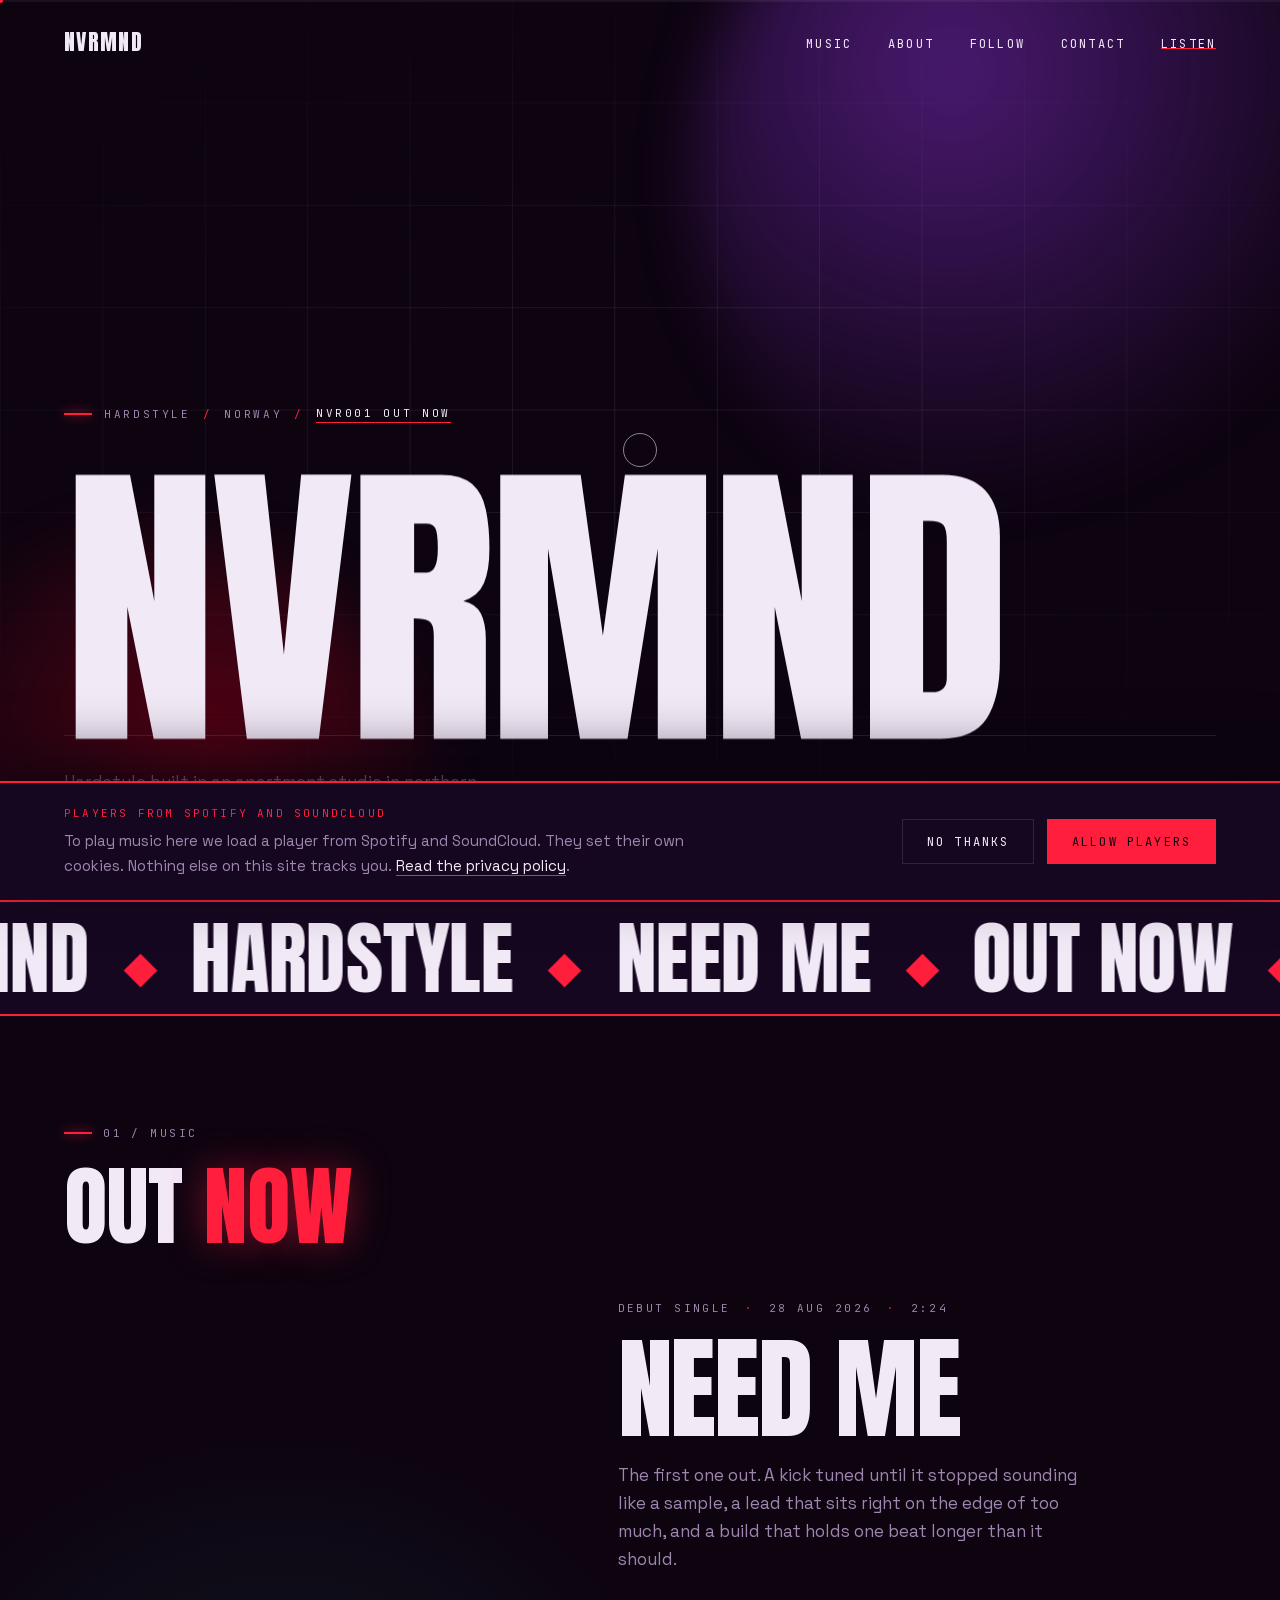
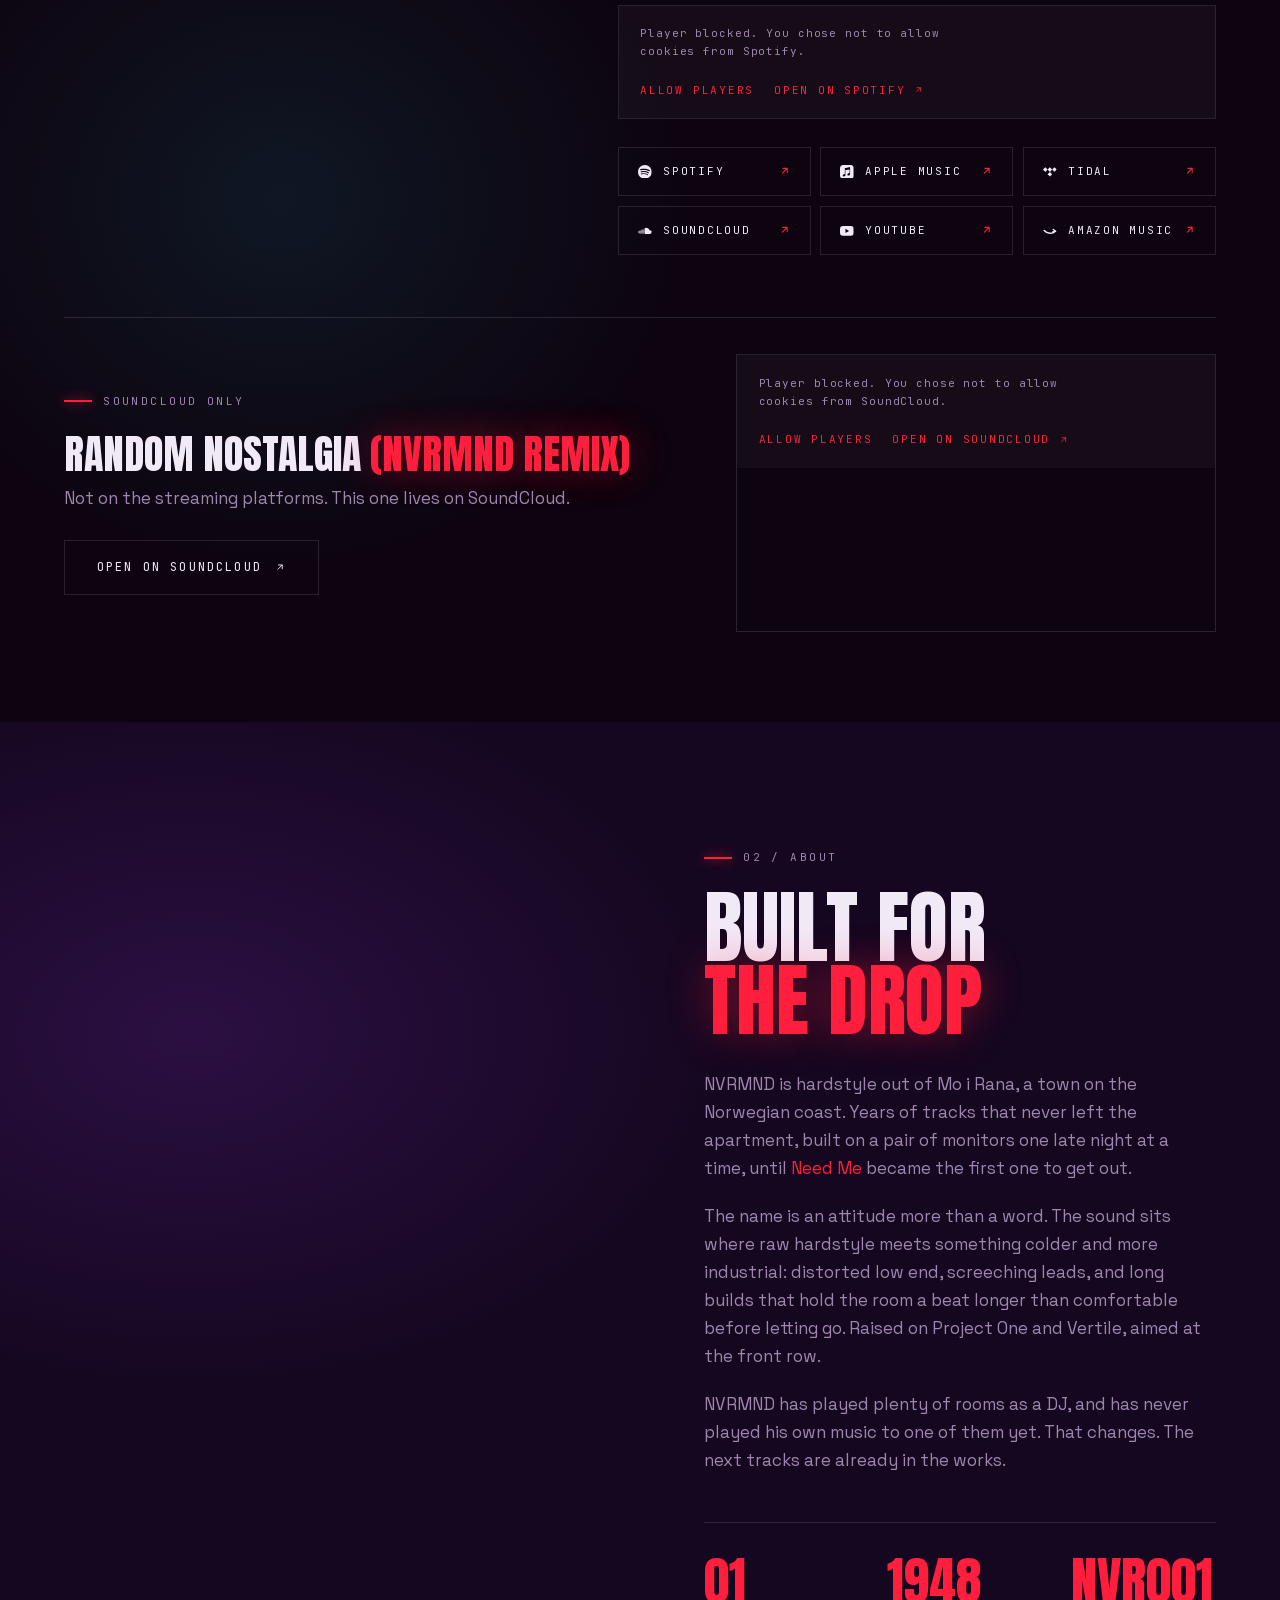
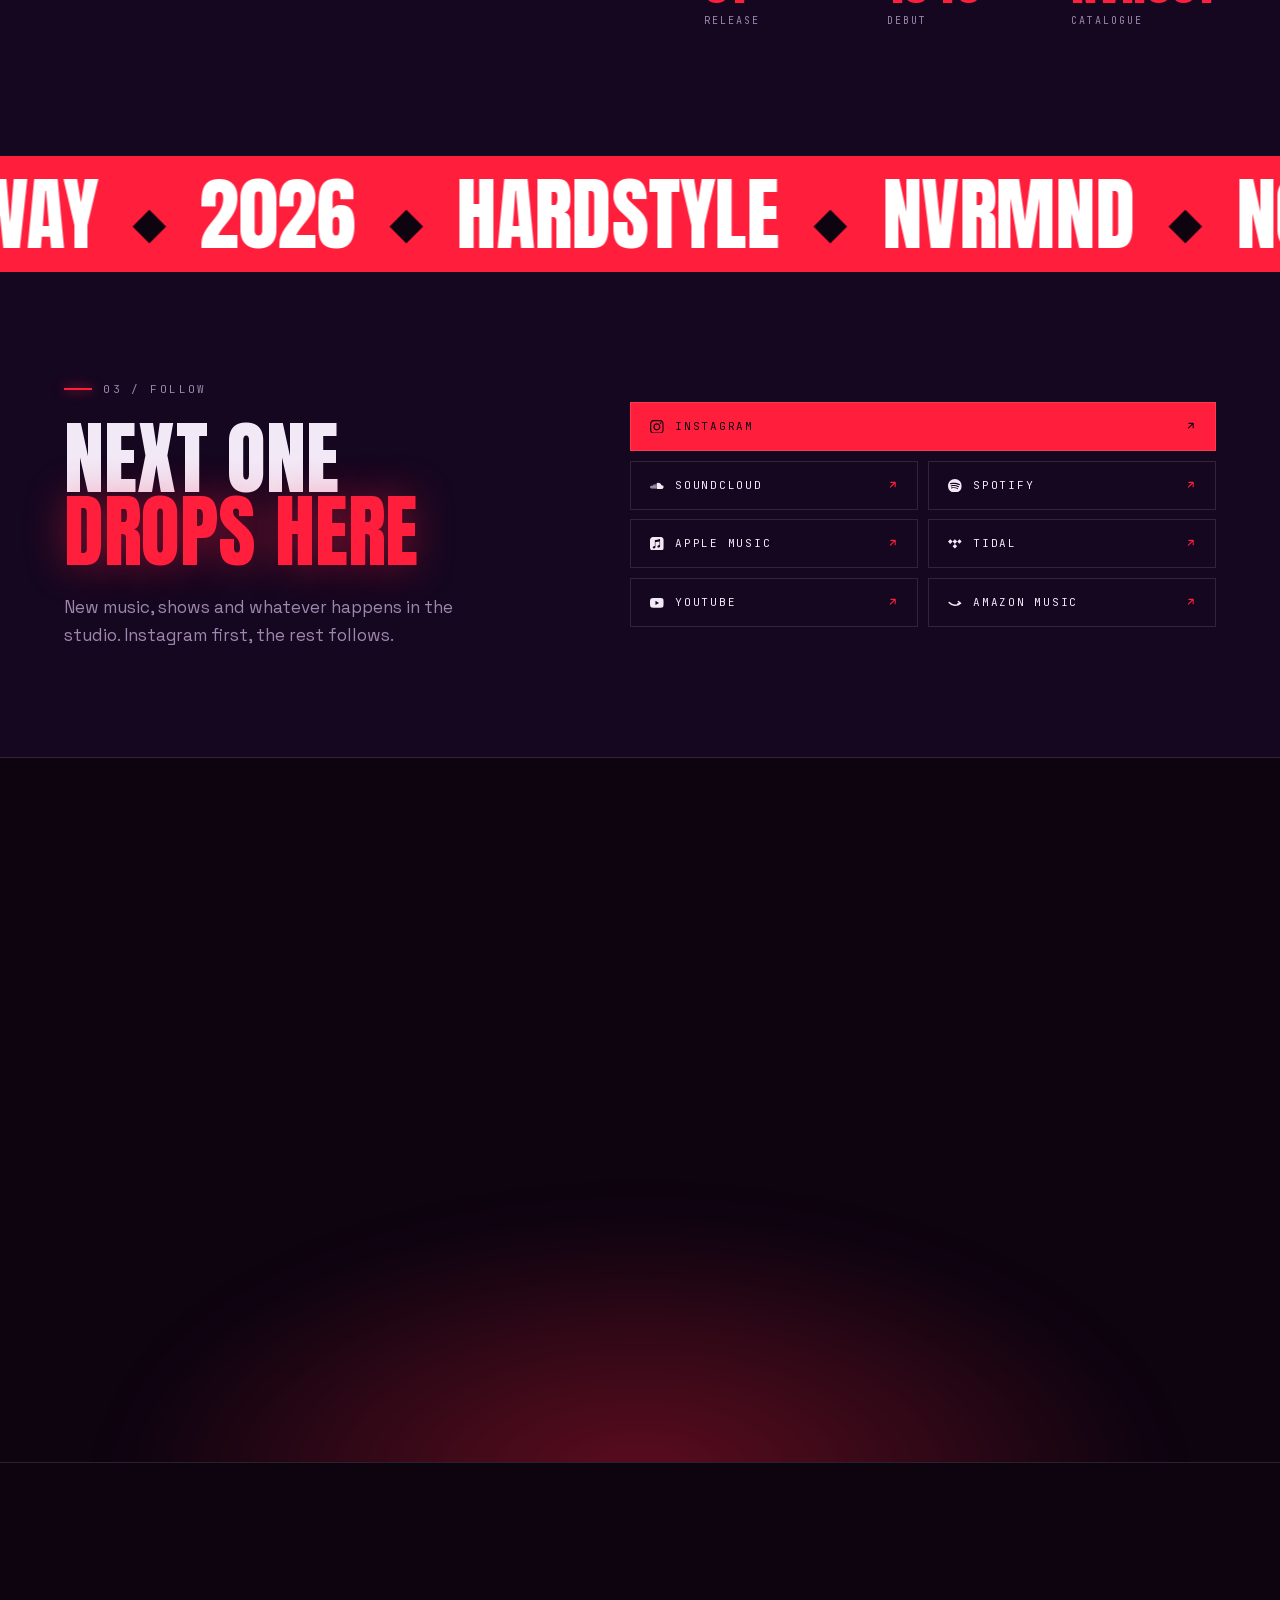
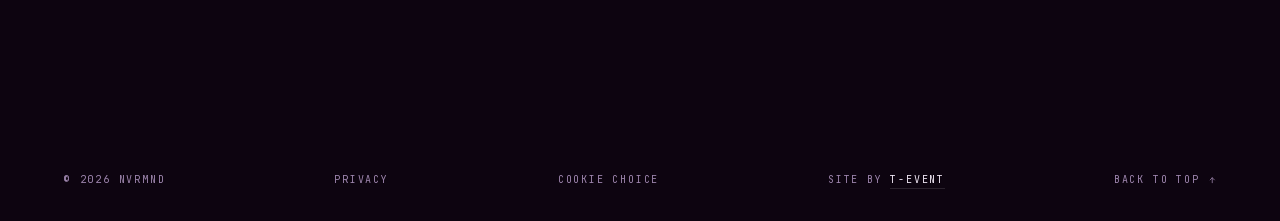
<file: index.html>
<!DOCTYPE html>
<html lang="en">
<head>
<meta charset="UTF-8">
<meta name="viewport" content="width=device-width, initial-scale=1">
<title>NVRMND | Norwegian Hardstyle Producer</title>
<meta name="description" content="NVRMND is a hardstyle producer from Norway. Debut single Need Me is out now on Spotify, Apple Music, Tidal and SoundCloud.">
<meta name="theme-color" content="#0D0410">
<meta name="format-detection" content="telephone=no">
<meta name="author" content="NVRMND">

<!-- Full indeksering, og store forhåndsvisningsbilder i søkeresultatene -->
<meta name="robots" content="index, follow, max-image-preview:large, max-snippet:-1, max-video-preview:-1">

<!-- Delingskort (Instagram, Messenger, Discord osv.).
     og:image og og:url MÅ være absolutte URL-er, ellers vises ikke kortet. -->
<meta property="og:type" content="profile">
<meta property="og:site_name" content="NVRMND">
<meta property="og:locale" content="en_GB">
<meta property="og:title" content="NVRMND | Norwegian Hardstyle Producer">
<meta property="og:description" content="Debut single Need Me is out now. Hardstyle from Norway.">
<meta property="og:url" content="https://t-event.github.io/nvrmnd-website/">
<!-- Liggende 1200x630 fordi Facebook og LinkedIn beskjærer kvadratiske bilder -->
<meta property="og:image" content="https://t-event.github.io/nvrmnd-website/assets/og-image.jpg">
<meta property="og:image:width" content="1200">
<meta property="og:image:height" content="630">
<meta property="og:image:alt" content="NVRMND. Debut single Need Me out now.">

<meta name="twitter:card" content="summary_large_image">
<meta name="twitter:title" content="NVRMND | Norwegian Hardstyle Producer">
<meta name="twitter:description" content="Debut single Need Me is out now. Hardstyle from Norway.">
<meta name="twitter:image" content="https://t-event.github.io/nvrmnd-website/assets/og-image.jpg">

<link rel="canonical" href="https://t-event.github.io/nvrmnd-website/">
<link rel="icon" href="favicon.ico" sizes="any">
<link rel="icon" href="assets/favicon.png" type="image/png">
<link rel="apple-touch-icon" href="assets/apple-touch-icon.png">
<link rel="manifest" href="site.webmanifest">

<!-- Settes før CSS lastes. Uten JavaScript får siden aldri klassen, og da
     vises alt innhold med én gang i stedet for å bli liggende usynlig
     bak preloaderen og scroll-avsløringen. -->
<script>document.documentElement.classList.add('js');</script>

<!-- Strukturerte data. Dette er det søkemotorer og språkmodeller leser for å
     forstå hvem artisten er og hva som er gitt ut. sameAs-lenkene knytter
     profilene sammen til én enhet i Googles kunnskapsgraf. -->
<script type="application/ld+json">
{
  "@context": "https://schema.org",
  "@graph": [
    {
      "@type": "MusicGroup",
      "@id": "https://t-event.github.io/nvrmnd-website/#artist",
      "name": "NVRMND",
      "alternateName": ["Nevermind", "NVRMND Hardstyle"],
      "genre": ["Hardstyle", "Hardcore", "Electronic"],
      "description": "NVRMND is a hardstyle producer from Norway. Distorted kicks, screeching leads, and long builds, all made in an apartment studio.",
      "url": "https://t-event.github.io/nvrmnd-website/",
      "image": "https://t-event.github.io/nvrmnd-website/assets/need-me.jpg",
      "foundingLocation": {
        "@type": "Place",
        "name": "Mo i Rana",
        "address": {
          "@type": "PostalAddress",
          "addressLocality": "Mo i Rana",
          "addressCountry": "NO"
        }
      },
      "sameAs": [
        "https://www.instagram.com/nvrmnd.hardstyle",
        "https://soundcloud.com/marius-hagensen",
        "https://open.spotify.com/artist/6vSV3iI3VMqzfy0wnWcI8E",
        "https://music.apple.com/no/artist/nvrmnd/6806555186",
        "https://tidal.com/artist/85185574",
        "https://music.amazon.com/artists/B01GB1HH3Y/nvrmnd"
      ]
    },
    {
      "@type": "MusicRecording",
      "@id": "https://t-event.github.io/nvrmnd-website/#need-me",
      "name": "Need Me",
      "byArtist": { "@id": "https://t-event.github.io/nvrmnd-website/#artist" },
      "datePublished": "2026-08-28",
      "duration": "PT2M24S",
      "genre": "Hardstyle",
      "inAlbum": {
        "@type": "MusicAlbum",
        "name": "Need Me",
        "albumProductionType": "StudioAlbum",
        "albumReleaseType": "SingleRelease",
        "byArtist": { "@id": "https://t-event.github.io/nvrmnd-website/#artist" }
      },
      "image": "https://t-event.github.io/nvrmnd-website/assets/need-me.jpg",
      "url": "https://open.spotify.com/track/4iiM7v8EZcTVfnWacZ7ghQ",
      "sameAs": [
        "https://open.spotify.com/track/4iiM7v8EZcTVfnWacZ7ghQ",
        "https://music.apple.com/no/album/need-me/6806555357?i=6806555358",
        "https://tidal.com/track/556694168",
        "https://soundcloud.com/marius-hagensen/need-me",
        "https://music.amazon.com/tracks/B0HH3XDYPG"
      ]
    },
    {
      "@type": "WebSite",
      "@id": "https://t-event.github.io/nvrmnd-website/#website",
      "url": "https://t-event.github.io/nvrmnd-website/",
      "name": "NVRMND",
      "inLanguage": "en",
      "about": { "@id": "https://t-event.github.io/nvrmnd-website/#artist" }
    }
  ]
}
</script>
<!-- Skriftene er selvhostet, se @font-face øverst i style.css. Forhåndslastes
     så de kommer samtidig med stilarket. -->
<link rel="preload" as="font" type="font/woff2" crossorigin href="assets/fonts/anton-400-latin.woff2">
<link rel="preload" as="font" type="font/woff2" crossorigin href="assets/fonts/jetbrains-mono-variable-latin.woff2">
<link rel="preload" as="font" type="font/woff2" crossorigin href="assets/fonts/space-grotesk-variable-latin.woff2">
<link rel="stylesheet" href="css/style.css?v=202609070124">
</head>
<body>

<!-- Ikoner som inline SVG. Unicode-piler ble tegnet som emoji på iPhone. -->
<svg width="0" height="0" style="position:absolute" aria-hidden="true" focusable="false">
  <symbol id="i-ne" viewBox="0 0 24 24"><path d="M7 17 17 7M8 7h9v9"/></symbol>
  <symbol id="i-down" viewBox="0 0 24 24"><path d="M12 5v14M6 13l6 6 6-6"/></symbol>
  <symbol id="i-up" viewBox="0 0 24 24"><path d="M12 19V5M6 11l6-6 6 6"/></symbol>
  <symbol id="i-right" viewBox="0 0 24 24"><path d="M5 12h14M13 6l6 6-6 6"/></symbol>
</svg>

<!-- Merkeikoner for strømmetjenestene, kun brukt på forsiden. Formene er fra
     Simple Icons (CC0), Amazon-smilet er tegnet for hånd. Blokka synkes ikke
     til de andre sidene, derfor eget åpningsmerke. -->
<svg class="brand-defs" width="0" height="0" style="position:absolute" aria-hidden="true" focusable="false">
  <symbol id="b-spotify" viewBox="0 0 24 24"><path d="M12 0C5.4 0 0 5.4 0 12s5.4 12 12 12 12-5.4 12-12S18.66 0 12 0zm5.521 17.34c-.24.359-.66.48-1.021.24-2.82-1.74-6.36-2.101-10.561-1.141-.418.122-.779-.179-.899-.539-.12-.421.18-.78.54-.9 4.56-1.021 8.52-.6 11.64 1.32.42.18.479.659.301 1.02zm1.44-3.3c-.301.42-.841.6-1.262.3-3.239-1.98-8.159-2.58-11.939-1.38-.479.12-1.02-.12-1.14-.6-.12-.48.12-1.021.6-1.141C9.6 9.9 15 10.561 18.72 12.84c.361.181.54.78.241 1.2zm.12-3.36C15.24 8.4 8.82 8.16 5.16 9.301c-.6.179-1.2-.181-1.38-.721-.18-.601.18-1.2.72-1.381 4.26-1.26 11.28-1.02 15.721 1.621.539.3.719 1.02.419 1.56-.299.421-1.02.599-1.559.3z"/></symbol>
  <symbol id="b-applemusic" viewBox="0 0 24 24"><path d="M23.994 6.124a9.23 9.23 0 00-.24-2.19c-.317-1.31-1.062-2.31-2.18-3.043a5.022 5.022 0 00-1.877-.726 10.496 10.496 0 00-1.564-.15c-.04-.003-.083-.01-.124-.013H5.986c-.152.01-.303.017-.455.026-.747.043-1.49.123-2.193.4-1.336.53-2.3 1.452-2.865 2.78-.192.448-.292.925-.363 1.408-.056.392-.088.785-.1 1.18 0 .032-.007.062-.01.093v12.223c.01.14.017.283.027.424.05.815.154 1.624.497 2.373.65 1.42 1.738 2.353 3.234 2.801.42.127.856.187 1.293.228.555.053 1.11.06 1.667.06h11.03a12.5 12.5 0 001.57-.1c.822-.106 1.596-.35 2.295-.81a5.046 5.046 0 001.88-2.207c.186-.42.293-.87.37-1.324.113-.675.138-1.358.137-2.04-.002-3.8 0-7.595-.003-11.393zm-6.423 3.99v5.712c0 .417-.058.827-.244 1.206-.29.59-.76.962-1.388 1.14-.35.1-.706.157-1.07.173-.95.045-1.773-.6-1.943-1.536a1.88 1.88 0 011.038-2.022c.323-.16.67-.25 1.018-.324.378-.082.758-.153 1.134-.24.274-.063.457-.23.51-.516a.904.904 0 00.02-.193c0-1.815 0-3.63-.002-5.443a.725.725 0 00-.026-.185c-.04-.15-.15-.243-.304-.234-.16.01-.318.035-.475.066-.76.15-1.52.303-2.28.456l-2.325.47-1.374.278c-.016.003-.032.01-.048.013-.277.077-.377.203-.39.49-.002.042 0 .086 0 .13-.002 2.602 0 5.204-.003 7.805 0 .42-.047.836-.215 1.227-.278.64-.77 1.04-1.434 1.233-.35.1-.71.16-1.075.172-.96.036-1.755-.6-1.92-1.544-.14-.812.23-1.685 1.154-2.075.357-.15.73-.232 1.108-.31.287-.06.575-.116.86-.177.383-.083.583-.323.6-.714v-.15c0-2.96 0-5.922.002-8.882 0-.123.013-.25.042-.37.07-.285.273-.448.546-.518.255-.066.515-.112.774-.165.733-.15 1.466-.296 2.2-.444l2.27-.46c.67-.134 1.34-.27 2.01-.403.22-.043.442-.088.663-.106.31-.025.523.17.554.482.008.073.012.148.012.223.002 1.91.002 3.822 0 5.732z"/></symbol>
  <symbol id="b-tidal" viewBox="0 0 24 24"><path d="M12.012 3.992L8.008 7.996 4.004 3.992 0 7.996 4.004 12l4.004-4.004L12.012 12l-4.004 4.004 4.004 4.004 4.004-4.004L12.012 12l4.004-4.004-4.004-4.004zM16.042 7.996l3.979-3.979L24 7.996l-3.979 3.979z"/></symbol>
  <symbol id="b-soundcloud" viewBox="0 0 24 24"><path d="M23.999 14.165c-.052 1.796-1.612 3.169-3.4 3.169h-8.18a.68.68 0 0 1-.675-.683V7.862a.747.747 0 0 1 .452-.724s.75-.513 2.333-.513a5.364 5.364 0 0 1 2.763.755 5.433 5.433 0 0 1 2.57 3.54c.282-.08.574-.121.868-.12.884 0 1.73.358 2.347.992s.948 1.49.922 2.373ZM10.721 8.421c.247 2.98.427 5.697 0 8.672a.264.264 0 0 1-.53 0c-.395-2.946-.22-5.718 0-8.672a.264.264 0 0 1 .53 0ZM9.072 9.448c.285 2.659.37 4.986-.006 7.655a.277.277 0 0 1-.55 0c-.331-2.63-.256-5.02 0-7.655a.277.277 0 0 1 .556 0Zm-1.663-.257c.27 2.726.39 5.171 0 7.904a.266.266 0 0 1-.532 0c-.38-2.69-.257-5.21 0-7.904a.266.266 0 0 1 .532 0Zm-1.647.77a26.108 26.108 0 0 1-.008 7.147.272.272 0 0 1-.542 0 27.955 27.955 0 0 1 0-7.147.275.275 0 0 1 .55 0Zm-1.67 1.769c.421 1.865.228 3.5-.029 5.388a.257.257 0 0 1-.514 0c-.21-1.858-.398-3.549 0-5.389a.272.272 0 0 1 .543 0Zm-1.655-.273c.388 1.897.26 3.508-.01 5.412-.026.28-.514.283-.54 0-.244-1.878-.347-3.54-.01-5.412a.283.283 0 0 1 .56 0Zm-1.668.911c.4 1.268.257 2.292-.026 3.572a.257.257 0 0 1-.514 0c-.241-1.262-.354-2.312-.023-3.572a.283.283 0 0 1 .563 0Z"/></symbol>
  <symbol id="b-youtube" viewBox="0 0 24 24"><path d="M23.498 6.186a3.016 3.016 0 0 0-2.122-2.136C19.505 3.545 12 3.545 12 3.545s-7.505 0-9.377.505A3.017 3.017 0 0 0 .502 6.186C0 8.07 0 12 0 12s0 3.93.502 5.814a3.016 3.016 0 0 0 2.122 2.136c1.871.505 9.376.505 9.376.505s7.505 0 9.377-.505a3.015 3.015 0 0 0 2.122-2.136C24 15.93 24 12 24 12s0-3.93-.502-5.814zM9.545 15.568V8.432L15.818 12l-6.273 3.568z"/></symbol>
  <symbol id="b-amazonmusic" viewBox="0 0 24 24"><path fill="none" stroke="currentColor" stroke-width="2.6" stroke-linecap="round" stroke-linejoin="round" d="M2 11.5c5.5 6 14 6.4 20 1.2M18 9.6l4 3.1-4.9 1.2"/></symbol>
  <symbol id="b-instagram" viewBox="0 0 24 24"><path d="M7.0301.084c-1.2768.0602-2.1487.264-2.911.5634-.7888.3075-1.4575.72-2.1228 1.3877-.6652.6677-1.075 1.3368-1.3802 2.127-.2954.7638-.4956 1.6365-.552 2.914-.0564 1.2775-.0689 1.6882-.0626 4.947.0062 3.2586.0206 3.6671.0825 4.9473.061 1.2765.264 2.1482.5635 2.9107.308.7889.72 1.4573 1.388 2.1228.6679.6655 1.3365 1.0743 2.1285 1.38.7632.295 1.6361.4961 2.9134.552 1.2773.056 1.6884.069 4.9462.0627 3.2578-.0062 3.668-.0207 4.9478-.0814 1.28-.0607 2.147-.2652 2.9098-.5633.7889-.3086 1.4578-.72 2.1228-1.3881.665-.6682 1.0745-1.3378 1.3795-2.1284.2957-.7632.4966-1.636.552-2.9124.056-1.2809.0692-1.6898.063-4.948-.0063-3.2583-.021-3.6668-.0817-4.9465-.0607-1.2797-.264-2.1487-.5633-2.9117-.3084-.7889-.72-1.4568-1.3876-2.1228C21.2982 1.33 20.628.9208 19.8378.6165 19.074.321 18.2017.1197 16.9244.0645 15.6471.0093 15.236-.005 11.977.0014 8.718.0076 8.31.0215 7.0301.0839m.1402 21.6932c-1.17-.0509-1.8053-.2453-2.2287-.408-.5606-.216-.96-.4771-1.3819-.895-.422-.4178-.6811-.8186-.9-1.378-.1644-.4234-.3624-1.058-.4171-2.228-.0595-1.2645-.072-1.6442-.079-4.848-.007-3.2037.0053-3.583.0607-4.848.05-1.169.2456-1.805.408-2.2282.216-.5613.4762-.96.895-1.3816.4188-.4217.8184-.6814 1.3783-.9003.423-.1651 1.0575-.3614 2.227-.4171 1.2655-.06 1.6447-.072 4.848-.079 3.2033-.007 3.5835.005 4.8495.0608 1.169.0508 1.8053.2445 2.228.408.5608.216.96.4754 1.3816.895.4217.4194.6816.8176.9005 1.3787.1653.4217.3617 1.056.4169 2.2263.0602 1.2655.0739 1.645.0796 4.848.0058 3.203-.0055 3.5834-.061 4.848-.051 1.17-.245 1.8055-.408 2.2294-.216.5604-.4763.96-.8954 1.3814-.419.4215-.8181.6811-1.3783.9-.4224.1649-1.0577.3617-2.2262.4174-1.2656.0595-1.6448.072-4.8493.079-3.2045.007-3.5825-.006-4.848-.0608M16.953 5.5864A1.44 1.44 0 1 0 18.39 4.144a1.44 1.44 0 0 0-1.437 1.4424M5.8385 12.012c.0067 3.4032 2.7706 6.1557 6.173 6.1493 3.4026-.0065 6.157-2.7701 6.1506-6.1733-.0065-3.4032-2.771-6.1565-6.174-6.1498-3.403.0067-6.156 2.771-6.1496 6.1738M8 12.0077a4 4 0 1 1 4.008 3.9921A3.9996 3.9996 0 0 1 8 12.0077"/></symbol>
  <symbol id="b-tiktok" viewBox="0 0 24 24"><path d="M12.525.02c1.31-.02 2.61-.01 3.91-.02.08 1.53.63 3.09 1.75 4.17 1.12 1.11 2.7 1.62 4.24 1.79v4.03c-1.44-.05-2.89-.35-4.2-.97-.57-.26-1.1-.59-1.62-.93-.01 2.92.01 5.84-.02 8.75-.08 1.4-.54 2.79-1.35 3.94-1.31 1.92-3.58 3.17-5.91 3.21-1.43.08-2.86-.31-4.08-1.03-2.02-1.19-3.44-3.37-3.65-5.71-.02-.5-.03-1-.01-1.49.18-1.9 1.12-3.72 2.58-4.96 1.66-1.44 3.98-2.13 6.15-1.72.02 1.48-.04 2.96-.04 4.44-.99-.32-2.15-.23-3.02.37-.63.41-1.11 1.04-1.36 1.75-.21.51-.15 1.07-.14 1.61.24 1.64 1.82 3.02 3.5 2.87 1.12-.01 2.19-.66 2.77-1.61.19-.33.4-.67.41-1.06.1-1.79.06-3.57.07-5.36.01-4.03-.01-8.05.02-12.07z"/></symbol>
</svg>

<a class="skip" href="#top">Skip to content</a>

<!-- ============ FILM GRAIN OVERLAY ============ -->
<div class="grain" aria-hidden="true"></div>

<!-- ============ CUSTOM CURSOR ============ -->
<div class="cursor" aria-hidden="true">
  <div class="cursor__dot"></div>
  <div class="cursor__ring"><span class="cursor__label"></span></div>
</div>

<!-- ============ SCROLL PROGRESS ============ -->
<div class="progress" aria-hidden="true"><span class="progress__bar"></span></div>

<!-- ============ PRELOADER ============ -->
<div class="preloader" id="preloader">
  <div class="preloader__inner">
    <div class="preloader__word" data-scramble="NVRMND">NVRMND</div>
    <div class="preloader__meta">
      <span class="preloader__status">LOADING SYSTEM</span>
      <span class="preloader__count">000</span>
    </div>
    <div class="preloader__track"><span class="preloader__fill"></span></div>
  </div>
  <div class="preloader__curtain"></div>
</div>

<!-- ============ NAV ============ -->
<header class="nav">
  <a href="#hero" class="nav__logo" data-cursor="hover">NVRMND</a>

  <nav class="nav__links" aria-label="Main">
    <a href="#music"   class="nav__link" data-cursor="hover" data-text="Music"><span>Music</span></a>
    <a href="#about"   class="nav__link" data-cursor="hover" data-text="About"><span>About</span></a>
    <a href="#follow"  class="nav__link" data-cursor="hover" data-text="Follow"><span>Follow</span></a>
    <a href="#booking" class="nav__link" data-cursor="hover" data-text="Contact"><span>Contact</span></a>
    <!-- Artistprofilen, ikke låten: da trenger ikke lenka endres ved ny musikk -->
    <a href="https://open.spotify.com/artist/6vSV3iI3VMqzfy0wnWcI8E" target="_blank" rel="noopener"
       class="nav__link nav__link--cta" data-cursor="hover" data-text="Listen"><span>Listen</span></a>
  </nav>

  <button class="nav__toggle" id="navToggle" aria-label="Menu" aria-expanded="false">
    <span></span><span></span>
  </button>
</header>

<!-- ============ MOBILE MENU ============ -->
<div class="menu" id="menu">
  <a href="#music"   class="menu__link">Music</a>
  <a href="#about"   class="menu__link">About</a>
  <a href="#follow"  class="menu__link">Follow</a>
  <a href="#booking" class="menu__link">Contact</a>
  <a href="https://open.spotify.com/artist/6vSV3iI3VMqzfy0wnWcI8E" target="_blank" rel="noopener" class="menu__link menu__link--cta">Listen <svg class="ico" aria-hidden="true"><use href="#i-ne"></use></svg></a>
</div>

<main id="top">

<!-- ============ HERO ============ -->
<section class="hero" id="hero">
  <div class="hero__bg" aria-hidden="true">
    <div class="orb orb--1" data-parallax="0.18"></div>
    <div class="orb orb--2" data-parallax="-0.12"></div>
    <div class="hero__grid"></div>
    <div class="hero__scan"></div>
  </div>

  <div class="hero__content">
    <p class="hero__eyebrow" data-reveal>
      <span class="tick"></span> Hardstyle <span class="sep">/</span> Norway <span class="sep">/</span> <a href="#music" class="hero__eyebrow-link" data-cursor="hover">NVR001 out now</a>
    </p>

    <h1 class="hero__title" data-parallax="-0.06" aria-label="NVRMND">
      <span class="hero__title-line" data-glitch="NVRMND">
        <span class="l">N</span><span class="l">V</span><span class="l">R</span><span class="l">M</span><span class="l">N</span><span class="l">D</span>
      </span>
    </h1>

    <div class="hero__foot">
      <p class="hero__sub" data-reveal data-delay="1">
        Hardstyle built in an apartment studio in northern Norway.
        Distorted kicks, screeching leads, nothing polished that shouldn't be.
      </p>
      <a href="#music" class="btn" data-magnetic data-cursor="hover">
        <span class="btn__label" data-scramble-hover="Hear it">Hear it</span>
        <span class="btn__arrow"><svg class="ico" aria-hidden="true"><use href="#i-down"></use></svg></span>
      </a>
    </div>
  </div>

  <div class="hero__scroll" aria-hidden="true">
    <span>Scroll</span>
    <span class="hero__scroll-line"></span>
  </div>
</section>

<!-- ============ MARQUEE ============ -->
<div class="marquee" aria-hidden="true">
  <div class="marquee__track" data-marquee>
    <span class="marquee__item">Need Me <i>◆</i> Out now <i>◆</i> NVRMND <i>◆</i> Hardstyle <i>◆</i></span>
    <span class="marquee__item">Need Me <i>◆</i> Out now <i>◆</i> NVRMND <i>◆</i> Hardstyle <i>◆</i></span>
    <span class="marquee__item">Need Me <i>◆</i> Out now <i>◆</i> NVRMND <i>◆</i> Hardstyle <i>◆</i></span>
    <span class="marquee__item">Need Me <i>◆</i> Out now <i>◆</i> NVRMND <i>◆</i> Hardstyle <i>◆</i></span>
  </div>
</div>

<!-- ============ MUSIC ============ -->
<!--
  NB: Denne seksjonen viser én utgivelse i stort format fordi katalogen er liten.
  Den horisontale scroll-raden ligger klar lenger nede i denne fila, kommentert ut.
  Når det finnes 4+ låter: bytt inn den blokken og legg klassen "music--rail" på
  <section class="music">. All CSS og JS for raden er allerede på plass.
-->
<section class="music" id="music">
  <div class="music__head">
    <p class="label" data-reveal><span class="tick"></span> 01 / Music</p>
    <h2 class="music__title" data-reveal data-delay="1" data-split>Out <em>now</em></h2>
  </div>

  <article class="featured">
    <a class="featured__art"
       href="https://open.spotify.com/track/4iiM7v8EZcTVfnWacZ7ghQ"
       target="_blank" rel="noopener"
       data-cursor="play" data-reveal data-wipe
       aria-label="Listen to Need Me on Spotify">
      <!-- WebP der det støttes, JPEG ellers. Coveret vises i rundt 610 px, så
           en 2x-skjerm ber om 1215. Derfor finnes 1400 i WebP. JPEG stopper på
           1100: den varianten hentes bare av nettlesere uten WebP-støtte, og
           originalen på 513 KiB er for tung å sende dit. -->
      <picture>
        <source type="image/webp"
                srcset="assets/need-me-640.webp 640w, assets/need-me-1100.webp 1100w, assets/need-me-1400.webp 1400w"
                sizes="(max-width: 900px) 90vw, 42vw">
        <img src="assets/need-me-640.jpg"
             srcset="assets/need-me-640.jpg 640w, assets/need-me-1100.jpg 1100w"
             sizes="(max-width: 900px) 90vw, 42vw"
             alt="Cover art for NVRMND, Need Me"
             width="1100" height="1100" loading="lazy" decoding="async">
      </picture>
    </a>

    <div class="featured__info">
      <p class="label" data-no-scramble data-reveal data-delay="1">Debut single <span class="dot">·</span> 28 Aug 2026 <span class="dot">·</span> 2:24</p>
      <h3 class="featured__title" data-reveal data-delay="2">Need Me</h3>
      <p class="featured__desc" data-reveal data-delay="3">
        The first one out. A kick tuned until it stopped sounding like a sample,
        a lead that sits right on the edge of too much, and a build that holds
        one beat longer than it should.
      </p>

      <!-- Spilleren settes inn av JS så snart samtykke finnes. Har den
           besøkende sagt ja før, skjer det umiddelbart ved sidelasting. -->
      <div class="embed" data-reveal data-delay="4"
           data-embed-src="https://open.spotify.com/embed/track/4iiM7v8EZcTVfnWacZ7ghQ?utm_source=generator&amp;theme=0"
           data-embed-height="152"
           data-embed-title="Spotify player for Need Me by NVRMND"
           data-embed-name="Spotify"
           data-embed-fallback="https://open.spotify.com/track/4iiM7v8EZcTVfnWacZ7ghQ">
      </div>

      <ul class="platforms" data-reveal data-delay="5">
        <li><a class="platform" href="https://open.spotify.com/track/4iiM7v8EZcTVfnWacZ7ghQ" target="_blank" rel="noopener" aria-label="Need Me on Spotify" data-magnetic data-cursor="hover"><svg class="brand" aria-hidden="true"><use href="#b-spotify"></use></svg><span>Spotify</span><i><svg class="ico" aria-hidden="true"><use href="#i-ne"></use></svg></i></a></li>
        <li><a class="platform" href="https://music.apple.com/no/album/need-me/6806555357?i=6806555358" target="_blank" rel="noopener" aria-label="Need Me on Apple Music" data-magnetic data-cursor="hover"><svg class="brand" aria-hidden="true"><use href="#b-applemusic"></use></svg><span>Apple Music</span><i><svg class="ico" aria-hidden="true"><use href="#i-ne"></use></svg></i></a></li>
        <li><a class="platform" href="https://tidal.com/track/556694168" target="_blank" rel="noopener" aria-label="Need Me on Tidal" data-magnetic data-cursor="hover"><svg class="brand" aria-hidden="true"><use href="#b-tidal"></use></svg><span>Tidal</span><i><svg class="ico" aria-hidden="true"><use href="#i-ne"></use></svg></i></a></li>
        <li><a class="platform" href="https://soundcloud.com/marius-hagensen/need-me" target="_blank" rel="noopener" aria-label="Need Me on SoundCloud" data-magnetic data-cursor="hover"><svg class="brand" aria-hidden="true"><use href="#b-soundcloud"></use></svg><span>SoundCloud</span><i><svg class="ico" aria-hidden="true"><use href="#i-ne"></use></svg></i></a></li>
        <li><a class="platform" href="https://www.youtube.com/watch?v=Cu71go7IyKI" target="_blank" rel="noopener" aria-label="Need Me on YouTube" data-magnetic data-cursor="hover"><svg class="brand" aria-hidden="true"><use href="#b-youtube"></use></svg><span>YouTube</span><i><svg class="ico" aria-hidden="true"><use href="#i-ne"></use></svg></i></a></li>
        <li><a class="platform" href="https://music.amazon.com/tracks/B0HH3XDYPG" target="_blank" rel="noopener" aria-label="Need Me on Amazon Music" data-magnetic data-cursor="hover"><svg class="brand" aria-hidden="true"><use href="#b-amazonmusic"></use></svg><span>Amazon Music</span><i><svg class="ico" aria-hidden="true"><use href="#i-ne"></use></svg></i></a></li>
      </ul>
    </div>
  </article>

  <!-- Remix, kun på SoundCloud -->
  <aside class="more" data-reveal>
    <div class="more__text">
      <p class="label"><span class="tick"></span> SoundCloud only</p>
      <h3 class="more__title">Random Nostalgia <em>(NVRMND Remix)</em></h3>
      <p class="more__desc">Not on the streaming platforms. This one lives on SoundCloud.</p>
      <a class="btn btn--ghost" href="https://soundcloud.com/marius-hagensen/random-nostalgia-nvrmnd-remix" target="_blank" rel="noopener" data-magnetic data-cursor="hover">
        <span class="btn__label">Open on SoundCloud</span><span class="btn__arrow"><svg class="ico" aria-hidden="true"><use href="#i-ne"></use></svg></span>
      </a>
    </div>

    <div class="embed"
         data-embed-src="https://w.soundcloud.com/player/?url=https%3A//soundcloud.com/marius-hagensen/random-nostalgia-nvrmnd-remix&amp;color=%23ff1f3d&amp;auto_play=false&amp;hide_related=true&amp;show_comments=false&amp;show_user=false&amp;show_reposts=false&amp;show_teaser=false&amp;visual=true"
         data-embed-height="300"
         data-embed-title="SoundCloud player for Random Nostalgia, NVRMND Remix"
         data-embed-name="SoundCloud"
         data-embed-fallback="https://soundcloud.com/marius-hagensen/random-nostalgia-nvrmnd-remix">
    </div>
  </aside>
</section>

<!--
  ============ HORISONTAL SCROLL-RAD, KLAR TIL BRUK ============
  Slik slår du den på når det er nok låter:
    1. Legg til klassen "music--rail" på <section class="music" id="music">
    2. Bytt ut innholdet i seksjonen med blokken under
    3. Fyll inn tittel, år og lenke per kort, og legg coveret i /assets

  <div class="music__sticky">
    <div class="music__head">
      <p class="label" data-reveal><span class="tick"></span> 01 / Releases</p>
      <h2 class="music__title" data-reveal data-delay="1" data-split>Latest<br><em>drops</em></h2>
      <p class="music__hint" data-reveal data-delay="2">Keep scrolling <svg class="ico" aria-hidden="true"><use href="#i-right"></use></svg></p>
    </div>

    <div class="music__rail" data-rail>
      <article class="release" data-cursor="play">
        <a class="release__link" href="#" aria-label="Play Need Me">
          <div class="release__art"><img src="assets/need-me.jpg" alt=""></div>
          <div class="release__meta">
            <h3 class="release__title">Need Me</h3>
            <p class="release__info">Single <span>·</span> 2026</p>
          </div>
        </a>
      </article>

      ... flere .release-kort her ...

      <div class="rail-end">
        <p class="label">Full catalogue</p>
        <a href="https://open.spotify.com/artist/6vSV3iI3VMqzfy0wnWcI8E" class="btn btn--ghost" data-magnetic data-cursor="hover">
          <span class="btn__label">Spotify</span><span class="btn__arrow"><svg class="ico" aria-hidden="true"><use href="#i-ne"></use></svg></span>
        </a>
      </div>
    </div>

    <div class="music__progress" aria-hidden="true"><span data-rail-progress></span></div>
  </div>
  ============================================================
-->

<!-- ============ ABOUT ============ -->
<section class="about" id="about">
  <div class="about__media">
    <!-- PLASSHOLDER: midlertidig pressebilde. Byttes når det finnes et
         permanent. Behold width/height slik at plassen holdes av. -->
    <figure class="about__frame" data-parallax="0.05" data-reveal data-wipe data-cursor="hover">
      <picture>
        <source type="image/webp"
                srcset="assets/press-700.webp 700w, assets/press-1178.webp 1178w"
                sizes="(max-width: 900px) 92vw, 50vw">
        <img src="assets/press-700.jpg"
             srcset="assets/press-700.jpg 700w, assets/press-1178.jpg 1178w"
             sizes="(max-width: 900px) 92vw, 50vw"
             alt="NVRMND playing to a packed floor"
             width="1178" height="747" loading="lazy" decoding="async">
      </picture>
      <figcaption class="about__cap">Live, 2026</figcaption>
    </figure>
  </div>

  <div class="about__text">
    <p class="label" data-reveal><span class="tick"></span> 02 / About</p>
    <h2 class="about__title" data-reveal data-delay="1" data-split>Built for<br><em>the drop</em></h2>

    <!-- PLASSHOLDER: bio-utkast. Marius bør lese gjennom og gjøre teksten til sin egen. -->
    <div class="about__body">
      <p data-reveal data-delay="2">
        NVRMND is hardstyle out of Mo i Rana, a town on the Norwegian coast.
        Years of tracks that never left the apartment, built on a pair of
        monitors one late night at a time, until <a href="#music" class="soft-link" data-cursor="hover"><em class="soft">Need Me</em></a>
        became the first one to get out.
      </p>
      <p data-reveal data-delay="3">
        The name is an attitude more than a word. The sound sits where raw
        hardstyle meets something colder and more industrial: distorted low
        end, screeching leads, and long builds that hold the room a beat
        longer than comfortable before letting go. Raised on Project One and
        Vertile, aimed at the front row.
      </p>
      <p data-reveal data-delay="4">
        NVRMND has played plenty of rooms as a DJ, and has never played his
        own music to one of them yet. That changes. The next tracks are
        already in the works.
      </p>
    </div>

    <div class="stats">
      <div class="stat" data-reveal data-delay="5"><span class="stat__num" data-count="1" data-pad="2">0</span><span class="stat__label">Release</span></div>
      <div class="stat" data-reveal data-delay="6"><span class="stat__num" data-count="2026">0</span><span class="stat__label">Debut</span></div>
      <div class="stat" data-reveal data-delay="6"><span class="stat__num">NVR001</span><span class="stat__label">Catalogue</span></div>
    </div>
  </div>
</section>

<!-- ============ MARQUEE 2 ============ -->
<div class="marquee marquee--red" aria-hidden="true">
  <div class="marquee__track" data-marquee data-direction="-1">
    <span class="marquee__item">NVRMND <i>◆</i> Norway <i>◆</i> 2026 <i>◆</i> Hardstyle <i>◆</i></span>
    <span class="marquee__item">NVRMND <i>◆</i> Norway <i>◆</i> 2026 <i>◆</i> Hardstyle <i>◆</i></span>
    <span class="marquee__item">NVRMND <i>◆</i> Norway <i>◆</i> 2026 <i>◆</i> Hardstyle <i>◆</i></span>
    <span class="marquee__item">NVRMND <i>◆</i> Norway <i>◆</i> 2026 <i>◆</i> Hardstyle <i>◆</i></span>
  </div>
</div>

<!-- ============ FOLLOW ============ -->
<section class="follow" id="follow">
  <div class="follow__inner">
    <div class="follow__text">
      <p class="label" data-reveal><span class="tick"></span> 03 / Follow</p>
      <h2 class="follow__title" data-reveal data-delay="1" data-split>Next one<br><em>drops here</em></h2>
      <p class="follow__desc" data-reveal data-delay="2">
        New music, shows and whatever happens in the studio.
        Instagram first, the rest follows.
      </p>
    </div>
    <div class="socials" data-reveal data-delay="2">
      <a href="https://www.instagram.com/nvrmnd.hardstyle" target="_blank" rel="me noopener" class="social social--primary" aria-label="NVRMND on Instagram" data-magnetic data-cursor="hover"><svg class="brand" aria-hidden="true"><use href="#b-instagram"></use></svg><span>Instagram</span><i><svg class="ico" aria-hidden="true"><use href="#i-ne"></use></svg></i></a>
      <a href="https://soundcloud.com/marius-hagensen" target="_blank" rel="noopener" class="social" aria-label="NVRMND on SoundCloud" data-magnetic data-cursor="hover"><svg class="brand" aria-hidden="true"><use href="#b-soundcloud"></use></svg><span>SoundCloud</span><i><svg class="ico" aria-hidden="true"><use href="#i-ne"></use></svg></i></a>
      <a href="https://open.spotify.com/artist/6vSV3iI3VMqzfy0wnWcI8E" target="_blank" rel="noopener" class="social" aria-label="NVRMND on Spotify" data-magnetic data-cursor="hover"><svg class="brand" aria-hidden="true"><use href="#b-spotify"></use></svg><span>Spotify</span><i><svg class="ico" aria-hidden="true"><use href="#i-ne"></use></svg></i></a>
      <a href="https://music.apple.com/no/artist/nvrmnd/6806555186" target="_blank" rel="noopener" class="social" aria-label="NVRMND on Apple Music" data-magnetic data-cursor="hover"><svg class="brand" aria-hidden="true"><use href="#b-applemusic"></use></svg><span>Apple Music</span><i><svg class="ico" aria-hidden="true"><use href="#i-ne"></use></svg></i></a>
      <a href="https://tidal.com/artist/85185574" target="_blank" rel="noopener" class="social" aria-label="NVRMND on Tidal" data-magnetic data-cursor="hover"><svg class="brand" aria-hidden="true"><use href="#b-tidal"></use></svg><span>Tidal</span><i><svg class="ico" aria-hidden="true"><use href="#i-ne"></use></svg></i></a>
      <a href="https://www.youtube.com/watch?v=Cu71go7IyKI" target="_blank" rel="noopener" class="social" aria-label="NVRMND on YouTube" data-magnetic data-cursor="hover"><svg class="brand" aria-hidden="true"><use href="#b-youtube"></use></svg><span>YouTube</span><i><svg class="ico" aria-hidden="true"><use href="#i-ne"></use></svg></i></a>
      <a href="https://music.amazon.com/artists/B01GB1HH3Y/nvrmnd" target="_blank" rel="noopener" class="social" aria-label="NVRMND on Amazon Music" data-magnetic data-cursor="hover"><svg class="brand" aria-hidden="true"><use href="#b-amazonmusic"></use></svg><span>Amazon Music</span><i><svg class="ico" aria-hidden="true"><use href="#i-ne"></use></svg></i></a>
      <!-- PLASSHOLDER: TikTok-profil finnes ikke ennå. Fjern kommentaren når den er laget
      <a href="#" target="_blank" rel="noopener" class="social" data-magnetic data-cursor="hover"><svg class="brand" aria-hidden="true"><use href="#b-tiktok"></use></svg><span>TikTok</span><i><svg class="ico" aria-hidden="true"><use href="#i-ne"></use></svg></i></a>
      -->
    </div>
  </div>
</section>

<!-- ============ CONTACT ============ -->
<section class="booking" id="booking">
  <div class="booking__inner">
    <p class="label" data-reveal><span class="tick"></span> 04 / Contact</p>
    <h2 class="booking__title" data-reveal data-delay="1" data-split>Let's make it<br><em>loud</em></h2>

    <!--
      PLASSHOLDER: booking-e-post er ikke satt opp ennå.
      Når adressen finnes: slett .booking__soon under og fjern kommentaren rundt lenka.

      <a href="mailto:ADRESSE" class="booking__mail" data-cursor="hover"
         data-scramble-hover="ADRESSE" data-reveal data-delay="2">ADRESSE</a>
    -->
    <p class="booking__soon" data-reveal data-delay="2">
      <span class="booking__soon-label">Booking and press</span>
      <a class="booking__soon-text" href="https://www.instagram.com/nvrmnd.hardstyle"
         target="_blank" rel="noopener" data-cursor="hover">DM @nvrmnd.hardstyle on Instagram <svg class="ico" aria-hidden="true"><use href="#i-ne"></use></svg></a>
    </p>

  </div>

  <div class="booking__glow" aria-hidden="true"></div>
</section>

</main>

<!-- ============ FOOTER ============ -->
<footer class="footer">
  <div class="footer__word" aria-hidden="true" data-reveal><span class="l">N</span><span class="l">V</span><span class="l">R</span><span class="l">M</span><span class="l">N</span><span class="l">D</span></div>
  <div class="footer__row">
    <!-- Årstallet settes av JS. 2026 står her som fallback uten JavaScript. -->
    <span>© <span id="year">2026</span> NVRMND</span>
    <a href="privacy.html" class="footer__link" data-cursor="hover">Privacy</a>
    <button type="button" class="footer__link footer__reset" id="consentReset" data-cursor="hover">Cookie choice</button>
    <span class="footer__credit">
      Site by <a href="https://t-event.no" target="_blank" rel="noopener" data-cursor="hover">T-Event</a>
    </span>
    <a href="#top" class="footer__top" data-cursor="hover">Back to top <svg class="ico" aria-hidden="true"><use href="#i-up"></use></svg></a>
  </div>
</footer>

<!-- ============ SAMTYKKE FOR INNEBYGDE SPILLERE ============
     Vises kun til den som ikke har valgt ennå. Valget lagres lokalt i
     nettleseren og sendes ingen steder. -->
<div class="consent" id="consent" role="dialog" aria-modal="false"
     aria-labelledby="consentTitle" hidden>
  <div class="consent__inner">
    <div class="consent__text">
      <p class="consent__title" id="consentTitle">Players from Spotify and SoundCloud</p>
      <p class="consent__body">
        To play music here we load a player from Spotify and SoundCloud. They
        set their own cookies. Nothing else on this site tracks you.
        <a href="privacy.html">Read the privacy policy</a>.
      </p>
    </div>
    <div class="consent__actions">
      <button class="btn btn--ghost" type="button" data-consent="denied" data-cursor="hover">
        <span class="btn__label">No thanks</span>
      </button>
      <button class="btn" type="button" data-consent="granted" data-cursor="hover">
        <span class="btn__label">Allow players</span>
      </button>
    </div>
  </div>
</div>

<script src="js/main.js?v=202609070124" defer></script>
</body>
</html>
</file>
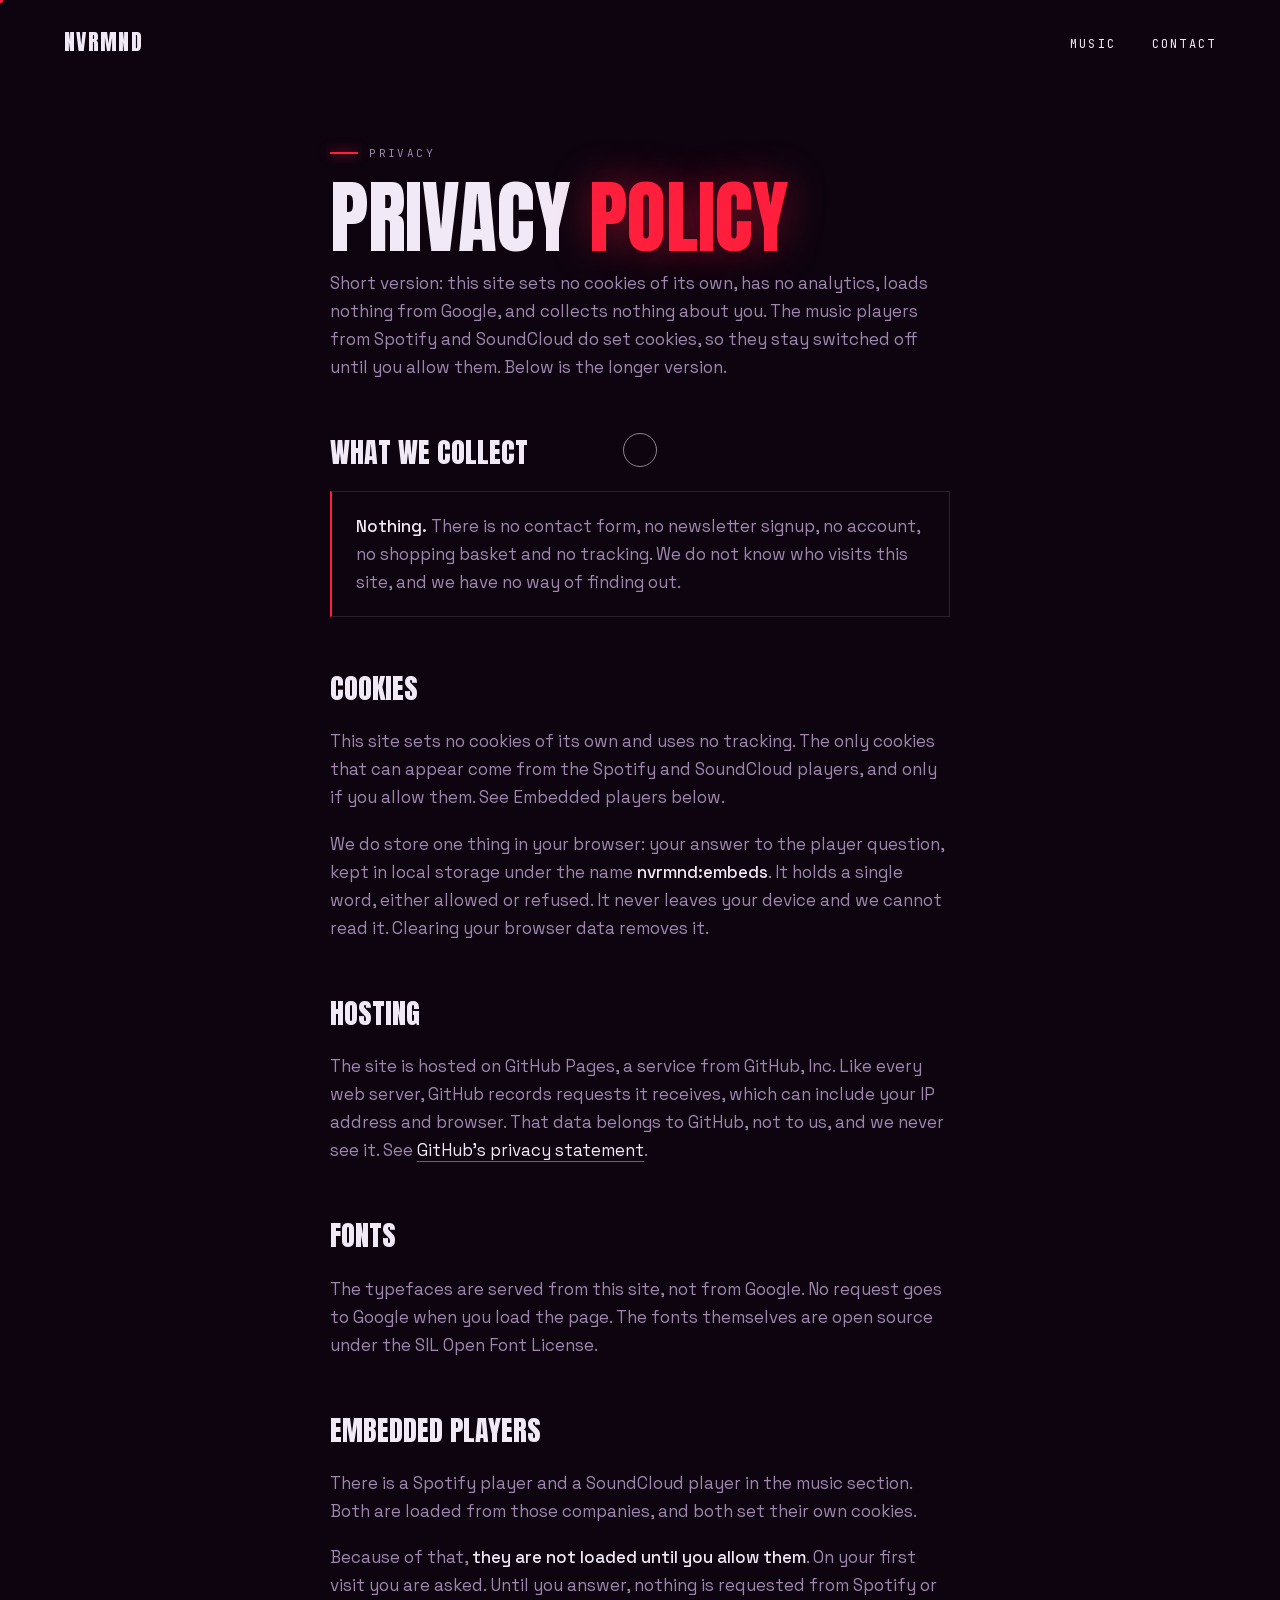
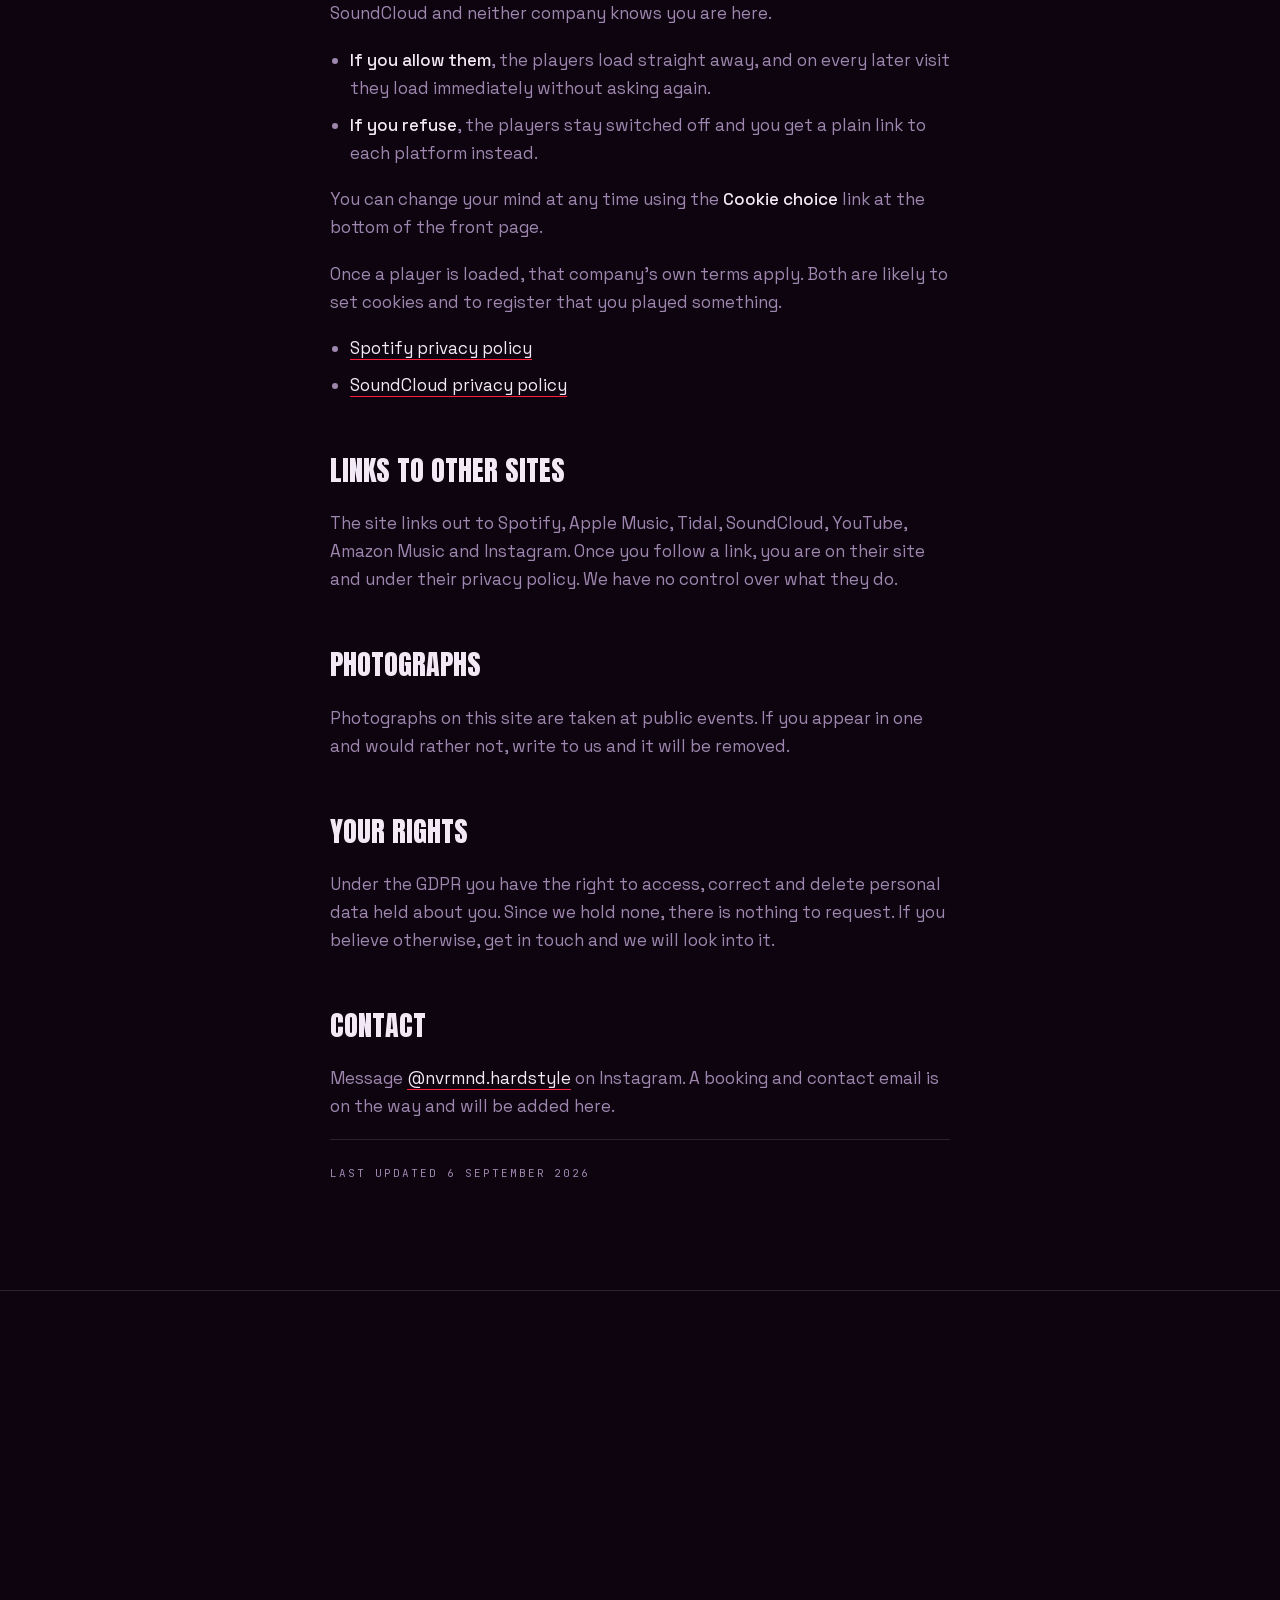
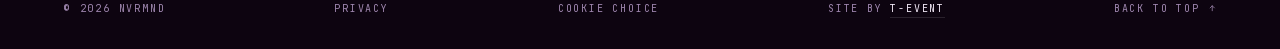
<file: privacy.html>
<!DOCTYPE html>
<html lang="en">
<head>
<meta charset="UTF-8">
<meta name="viewport" content="width=device-width, initial-scale=1">
<title>Privacy | NVRMND</title>
<meta name="description" content="What this site does and does not collect.">
<meta name="theme-color" content="#0D0410">
<meta name="format-detection" content="telephone=no">
<meta name="robots" content="index, follow">

<link rel="canonical" href="https://t-event.github.io/nvrmnd-website/privacy.html">
<link rel="icon" href="favicon.ico" sizes="any">
<link rel="icon" href="assets/favicon.png" type="image/png">
<link rel="apple-touch-icon" href="assets/apple-touch-icon.png">
<!-- Skriftene er selvhostet, se @font-face øverst i style.css. Forhåndslastes
     så de kommer samtidig med stilarket. -->
<link rel="preload" as="font" type="font/woff2" crossorigin href="assets/fonts/anton-400-latin.woff2">
<link rel="preload" as="font" type="font/woff2" crossorigin href="assets/fonts/jetbrains-mono-variable-latin.woff2">
<link rel="preload" as="font" type="font/woff2" crossorigin href="assets/fonts/space-grotesk-variable-latin.woff2">
<link rel="stylesheet" href="css/style.css?v=202609070124">

<script>document.documentElement.classList.add('js');</script>

<style>
  .doc{
    max-width:68ch;
    margin:0 auto;
    padding:clamp(7rem,16vh,10rem) var(--pad) clamp(4rem,10vh,7rem);
  }
  .doc__title{
    font-family:var(--font-display);
    font-size:clamp(2.5rem,8vw,5rem);
    line-height:.9;
    text-transform:uppercase;
    margin:0 0 1rem;
  }
  .doc__lead{ color:var(--muted); font-size:1.0625rem; margin:0 0 3.5rem; }
  .doc h2{
    font-family:var(--font-display);
    font-size:clamp(1.25rem,3vw,1.75rem);
    text-transform:uppercase;
    margin:3rem 0 1rem;
  }
  .doc p{ color:var(--muted); margin:0 0 1.15rem; }
  .doc ul{ color:var(--muted); margin:0 0 1.15rem; padding-left:1.25rem; }
  .doc li{ margin-bottom:.55rem; }
  .doc a{ color:var(--text); border-bottom:1px solid var(--red); }
  .doc a:hover{ color:var(--red); }
  .doc strong{ color:var(--text); font-weight:500; }
  .doc__updated{
    font-family:var(--font-mono);
    font-size:.6875rem;
    letter-spacing:.18em;
    text-transform:uppercase;
    color:var(--muted);
    border-top:1px solid var(--line);
    padding-top:1.5rem;
    margin-top:4rem;
  }
  .doc__box{
    border:1px solid var(--line);
    border-left:2px solid var(--red);
    padding:1.25rem 1.5rem;
    margin:0 0 1.15rem;
  }
  .doc__box p:last-child{ margin-bottom:0; }
</style>
</head>
<body>

<!-- Ikoner som inline SVG. Unicode-piler ble tegnet som emoji på iPhone. -->
<svg width="0" height="0" style="position:absolute" aria-hidden="true" focusable="false">
  <symbol id="i-ne" viewBox="0 0 24 24"><path d="M7 17 17 7M8 7h9v9"/></symbol>
  <symbol id="i-down" viewBox="0 0 24 24"><path d="M12 5v14M6 13l6 6 6-6"/></symbol>
  <symbol id="i-up" viewBox="0 0 24 24"><path d="M12 19V5M6 11l6-6 6 6"/></symbol>
  <symbol id="i-right" viewBox="0 0 24 24"><path d="M5 12h14M13 6l6 6-6 6"/></symbol>
</svg>

<div class="grain" aria-hidden="true"></div>

<div class="cursor" aria-hidden="true">
  <div class="cursor__dot"></div>
  <div class="cursor__ring"><span class="cursor__label"></span></div>
</div>

<header class="nav">
  <a href="index.html" class="nav__logo" data-cursor="hover">NVRMND</a>
  <nav class="nav__links" aria-label="Main">
    <a href="index.html#music" class="nav__link" data-cursor="hover" data-text="Music"><span>Music</span></a>
    <a href="index.html#booking" class="nav__link" data-cursor="hover" data-text="Contact"><span>Contact</span></a>
  </nav>
</header>

<main class="doc" id="top">
  <p class="label"><span class="tick"></span> Privacy</p>
  <h1 class="doc__title">Privacy <em>policy</em></h1>
  <p class="doc__lead">
    Short version: this site sets no cookies of its own, has no analytics,
    loads nothing from Google, and collects nothing about you. The music
    players from Spotify and SoundCloud do set cookies, so they stay switched
    off until you allow them. Below is the longer version.
  </p>

  <h2>What we collect</h2>
  <div class="doc__box">
    <p><strong>Nothing.</strong> There is no contact form, no newsletter signup,
    no account, no shopping basket and no tracking. We do not know who visits
    this site, and we have no way of finding out.</p>
  </div>

  <h2>Cookies</h2>
  <p>
    This site sets no cookies of its own and uses no tracking. The only cookies
    that can appear come from the Spotify and SoundCloud players, and only if
    you allow them. See Embedded players below.
  </p>
  <p>
    We do store one thing in your browser: your answer to the player question,
    kept in local storage under the name <strong>nvrmnd:embeds</strong>. It
    holds a single word, either allowed or refused. It never leaves your device
    and we cannot read it. Clearing your browser data removes it.
  </p>

  <h2>Hosting</h2>
  <p>
    The site is hosted on GitHub Pages, a service from GitHub, Inc. Like every
    web server, GitHub records requests it receives, which can include your IP
    address and browser. That data belongs to GitHub, not to us, and we never
    see it. See
    <a href="https://docs.github.com/en/site-policy/privacy-policies/github-general-privacy-statement" target="_blank" rel="noopener">GitHub's privacy statement</a>.
  </p>

  <h2>Fonts</h2>
  <p>
    The typefaces are served from this site, not from Google. No request goes
    to Google when you load the page. The fonts themselves are open source
    under the SIL Open Font License.
  </p>

  <h2>Embedded players</h2>
  <p>
    There is a Spotify player and a SoundCloud player in the music section.
    Both are loaded from those companies, and both set their own cookies.
  </p>
  <p>
    Because of that, <strong>they are not loaded until you allow them</strong>.
    On your first visit you are asked. Until you answer, nothing is requested
    from Spotify or SoundCloud and neither company knows you are here.
  </p>
  <ul>
    <li><strong>If you allow them</strong>, the players load straight away, and
    on every later visit they load immediately without asking again.</li>
    <li><strong>If you refuse</strong>, the players stay switched off and you
    get a plain link to each platform instead.</li>
  </ul>
  <p>
    You can change your mind at any time using the <strong>Cookie choice</strong>
    link at the bottom of the front page.
  </p>
  <p>
    Once a player is loaded, that company's own terms apply. Both are likely to
    set cookies and to register that you played something.
  </p>
  <ul>
    <li><a href="https://www.spotify.com/legal/privacy-policy/" target="_blank" rel="noopener">Spotify privacy policy</a></li>
    <li><a href="https://soundcloud.com/pages/privacy" target="_blank" rel="noopener">SoundCloud privacy policy</a></li>
  </ul>

  <h2>Links to other sites</h2>
  <p>
    The site links out to Spotify, Apple Music, Tidal, SoundCloud, YouTube,
    Amazon Music and Instagram. Once you follow a link, you are on their site
    and under their privacy policy. We have no control over what they do.
  </p>

  <h2>Photographs</h2>
  <p>
    Photographs on this site are taken at public events. If you appear in one
    and would rather not, write to us and it will be removed.
  </p>

  <h2>Your rights</h2>
  <p>
    Under the GDPR you have the right to access, correct and delete personal
    data held about you. Since we hold none, there is nothing to request. If you
    believe otherwise, get in touch and we will look into it.
  </p>

  <h2>Contact</h2>
  <p>
    Message
    <a href="https://www.instagram.com/nvrmnd.hardstyle" target="_blank" rel="noopener">@nvrmnd.hardstyle</a>
    on Instagram. A booking and contact email is on the way and will be added here.
  </p>

  <p class="doc__updated">Last updated 6 September 2026</p>
</main>

<footer class="footer">
  <div class="footer__word" aria-hidden="true" data-reveal><span class="l">N</span><span class="l">V</span><span class="l">R</span><span class="l">M</span><span class="l">N</span><span class="l">D</span></div>
  <div class="footer__row">
    <!-- Årstallet settes av JS. 2026 står her som fallback uten JavaScript. -->
    <span>© <span id="year">2026</span> NVRMND</span>
    <a href="privacy.html" class="footer__link" data-cursor="hover">Privacy</a>
    <button type="button" class="footer__link footer__reset" id="consentReset" data-cursor="hover">Cookie choice</button>
    <span class="footer__credit">
      Site by <a href="https://t-event.no" target="_blank" rel="noopener" data-cursor="hover">T-Event</a>
    </span>
    <a href="#top" class="footer__top" data-cursor="hover">Back to top <svg class="ico" aria-hidden="true"><use href="#i-up"></use></svg></a>
  </div>
</footer>

<script src="js/main.js?v=202609070124" defer></script>
</body>
</html>
</file>
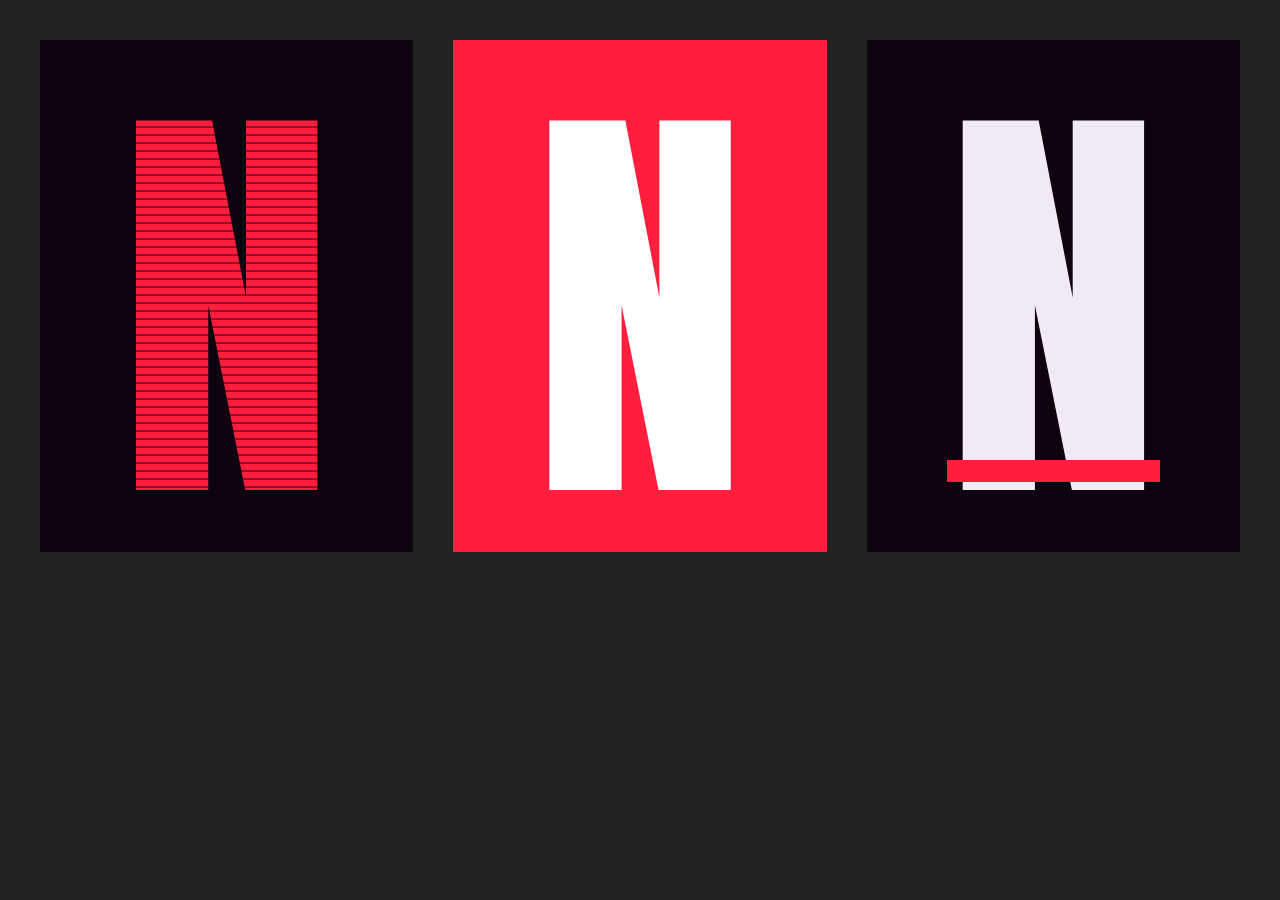
<file: tools/favicon.html>
<!DOCTYPE html><html><head><meta charset="utf-8">
<link href="https://fonts.googleapis.com/css2?family=Anton&display=swap" rel="stylesheet">
<style>
 body{margin:0;background:#222;display:flex;gap:40px;padding:40px}
 .f{width:512px;height:512px;display:grid;place-items:center;font-family:Anton,Impact,sans-serif;font-size:430px;line-height:1;position:relative;overflow:hidden}
 .a{background:#0D0410;color:#FF1F3D}
 .b{background:#FF1F3D;color:#fff}
 .c{background:#0D0410;color:#F2E9F7}
 .c::after{content:'';position:absolute;left:80px;right:80px;bottom:70px;height:22px;background:#FF1F3D}
 .a::after{content:'';position:absolute;inset:0;background:repeating-linear-gradient(to bottom,transparent 0 6px,rgba(13,4,16,.45) 6px 8px)}
 span{transform:translateY(12px);display:block}
</style></head><body><!-- Kilde til favicon. Kandidat c er den som brukes. Rendres i 512x512, se VEDLIKEHOLD.md -->
 <div class="f a" id="a"><span>N</span></div>
 <div class="f b" id="b"><span>N</span></div>
 <div class="f c" id="c"><span>N</span></div>
</body></html>
</file>
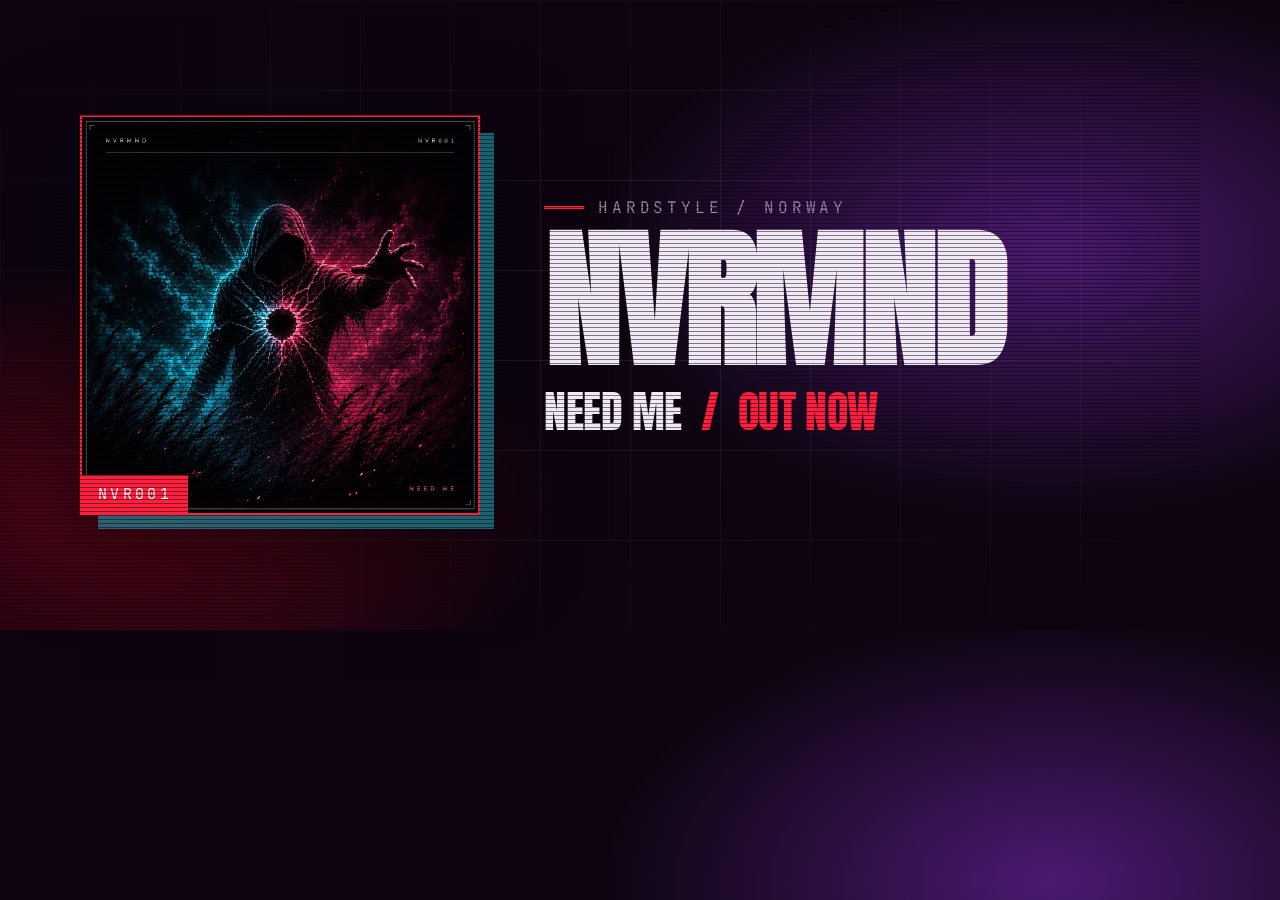
<file: tools/og-card.html>
<!DOCTYPE html>
<html>
<head>
<meta charset="utf-8">
<link href="https://fonts.googleapis.com/css2?family=Anton&family=JetBrains+Mono:wght@500&display=swap" rel="stylesheet">
<style>
  *{margin:0;padding:0;box-sizing:border-box}
  body{
    width:1200px;height:630px;overflow:hidden;
    background:
      radial-gradient(ellipse 50% 60% at 82% 40%, rgba(123,44,191,.55), transparent 70%),
      radial-gradient(ellipse 45% 55% at 12% 80%, rgba(196,0,26,.45), transparent 70%),
      #0D0410;
    display:flex;align-items:center;gap:64px;padding:0 80px;
    position:relative;
  }
  .grid{
    position:absolute;inset:0;
    background-image:
      linear-gradient(rgba(242,233,247,.09) 1px,transparent 1px),
      linear-gradient(90deg,rgba(242,233,247,.09) 1px,transparent 1px);
    background-size:90px 90px;
    -webkit-mask-image:radial-gradient(ellipse 80% 80% at 50% 50%,#000 20%,transparent 80%);
  }
  .scan{
    position:absolute;inset:0;
    background:repeating-linear-gradient(to bottom,transparent 0 3px,rgba(13,4,16,.5) 3px 4px);
  }
  .art{
    position:relative;flex:0 0 auto;width:400px;height:400px;
    border:2px solid #FF1F3D;
    box-shadow:16px 16px 0 -2px rgba(34,214,232,.45), 0 30px 90px rgba(0,0,0,.6);
  }
  .art img{width:100%;height:100%;object-fit:cover;display:block}
  .cat{
    position:absolute;left:0;bottom:0;background:#FF1F3D;color:#fff;
    font-family:'JetBrains Mono',monospace;font-size:15px;letter-spacing:.22em;
    padding:9px 16px;
  }
  .txt{position:relative;flex:1;min-width:0}
  .eyebrow{
    font-family:'JetBrains Mono',monospace;font-size:16px;letter-spacing:.24em;
    text-transform:uppercase;color:#9E86AE;margin-bottom:22px;
    display:flex;align-items:center;gap:14px;
  }
  .tick{width:40px;height:3px;background:#FF1F3D;display:block}
  h1{
    font-family:'Anton',sans-serif;font-size:150px;line-height:.82;
    letter-spacing:-.02em;color:#F2E9F7;margin-bottom:26px;
  }
  .sub{
    font-family:'Anton',sans-serif;font-size:44px;line-height:1;
    letter-spacing:-.01em;color:#FF1F3D;text-transform:uppercase;
  }
  .sub span{color:#F2E9F7}
</style>
</head>
<body>
  <div class="grid"></div>
  <div class="art">
    <img src="../assets/need-me.jpg">
    <div class="cat">NVR001</div>
  </div>
  <div class="txt">
    <div class="eyebrow"><span class="tick"></span> Hardstyle / Norway</div>
    <h1>NVRMND</h1>
    <div class="sub"><span>Need Me</span> &nbsp;/&nbsp; Out now</div>
  </div>
  <div class="scan"></div>
</body>
</html>
</file>
<file: css/style.css>
/* ==========================================================================
   NVRMND / style.css
   Mørk lilla base, skarp rød aksent. Alle farger som variabler under.
   ========================================================================== */

/* ==========================================================================
   SKRIFTER, SELVHOSTET
   Hentet fra Google Fonts (SIL Open Font License), latin-delsett. Ligger i
   assets/fonts/ så nettleseren slipper to ekstra tilkoblinger og et ekstra
   stilark, og ingen IP-adresse går til Google. Space Grotesk og JetBrains
   Mono er variable skrifter: én fil per familie dekker alle vektene.
   ========================================================================== */

@font-face{
  font-family:'Anton';
  font-style:normal;
  font-weight:400;
  font-display:swap;
  src:url('../assets/fonts/anton-400-latin.woff2') format('woff2');
  unicode-range:U+0000-00FF, U+0131, U+0152-0153, U+02BB-02BC, U+02C6, U+02DA, U+02DC, U+0304, U+0308, U+0329, U+2000-206F, U+20AC, U+2122, U+2191, U+2193, U+2212, U+2215, U+FEFF, U+FFFD;
}
@font-face{
  font-family:'JetBrains Mono';
  font-style:normal;
  font-weight:400 500;
  font-display:swap;
  src:url('../assets/fonts/jetbrains-mono-variable-latin.woff2') format('woff2');
  unicode-range:U+0000-00FF, U+0131, U+0152-0153, U+02BB-02BC, U+02C6, U+02DA, U+02DC, U+0304, U+0308, U+0329, U+2000-206F, U+20AC, U+2122, U+2191, U+2193, U+2212, U+2215, U+FEFF, U+FFFD;
}
@font-face{
  font-family:'Space Grotesk';
  font-style:normal;
  font-weight:400 700;
  font-display:swap;
  src:url('../assets/fonts/space-grotesk-variable-latin.woff2') format('woff2');
  unicode-range:U+0000-00FF, U+0131, U+0152-0153, U+02BB-02BC, U+02C6, U+02DA, U+02DC, U+0304, U+0308, U+0329, U+2000-206F, U+20AC, U+2122, U+2191, U+2193, U+2212, U+2215, U+FEFF, U+FFFD;
}

:root{
  /* --- Farger (endre her, slår gjennom overalt) --- */
  --bg:            #0D0410;
  --bg-2:          #150720;
  --purple-deep:   #2A0B3D;
  --purple:        #4A1173;
  --purple-bright: #7B2CBF;
  --red:           #FF1F3D;
  --red-dark:      #C4001A;
  /* Tredjefarge hentet fra Need Me-coveret. Brukes sparsomt, mest rundt coveret. */
  --cyan:          #22D6E8;
  --text:          #F2E9F7;
  --muted:         #9E86AE;
  --line:          rgba(242,233,247,.12);

  /* --- Typografi --- */
  --font-display: 'Anton', 'Arial Narrow', Impact, sans-serif;
  --font-body:    'Space Grotesk', -apple-system, BlinkMacSystemFont, 'Segoe UI', sans-serif;
  --font-mono:    'JetBrains Mono', ui-monospace, 'SF Mono', Menlo, monospace;

  /* --- Rytme --- */
  --pad:  clamp(1.25rem, 5vw, 5rem);
  --ease: cubic-bezier(.16,1,.3,1);
}

*,*::before,*::after{ box-sizing:border-box; }

/* Anton finnes bare i vekt 400, men h1 til h3 er fete som standard. Da lager
   hver nettleser sin egen kunstige fetning, og Safari og Chrome gjorde det
   ulikt: 3,5 % bredere tittel i Safari. Ingen syntese, og overskriftene
   ber om den vekten som faktisk finnes. */
html{ font-synthesis:none; }
h1,h2,h3{ font-weight:400; }

html{
  scroll-behavior:smooth;
  -webkit-text-size-adjust:100%;
}

body{
  margin:0;
  background:var(--bg);
  color:var(--text);
  font-family:var(--font-body);
  font-size:clamp(.95rem,.9rem + .3vw,1.0625rem);
  line-height:1.65;
  overflow-x:hidden;
  -webkit-font-smoothing:antialiased;
}

body.is-locked{ overflow:hidden; }

/* height:auto er ikke valgfritt. width- og height-attributtene i HTML setter
   også en CSS-høyde, og uten dette låses bildet til attributtets høyde mens
   bredden skalerer, slik at det strekkes. */
img{ max-width:100%; height:auto; display:block; }
a{ color:inherit; text-decoration:none; }

::selection{ background:var(--red); color:#fff; }

/* Custom scrollbar */
::-webkit-scrollbar{ width:10px; }
::-webkit-scrollbar-track{ background:var(--bg); }
::-webkit-scrollbar-thumb{ background:var(--purple-deep); }
::-webkit-scrollbar-thumb:hover{ background:var(--red); }

/* ==========================================================================
   FELLESKOMPONENTER
   ========================================================================== */

.label{
  font-family:var(--font-mono);
  font-size:.6875rem;
  letter-spacing:.22em;
  text-transform:uppercase;
  color:var(--muted);
  display:flex;
  align-items:center;
  gap:.7rem;
  margin:0 0 1.5rem;
}

.tick{
  width:28px; height:2px;
  background:var(--red);
  display:inline-block;
  box-shadow:0 0 12px var(--red);
  transform-origin:left center;
  /* Samme 150 BPM som gløden i kontaktseksjonen. Hele siden får én puls. */
  animation:tickKick .4s cubic-bezier(.2,.8,.3,1) infinite;
}
/* Kun transform i keyframes. Animert box-shadow tegnes på nytt hver
   frame og koster på svake enheter. */
@keyframes tickKick{
  0%  { transform:scaleX(1); }
  55% { transform:scaleX(.78); }
  100%{ transform:scaleX(1); }
}

em{
  font-style:normal;
  color:var(--red);
  text-shadow:0 0 40px rgba(255,31,61,.45);
}
/* Låttitler inne i brødtekst, rødt, men uten den store gløden */
em.soft{ text-shadow:none; }
/* Låttittelen i bioen er en lenke opp til musikkseksjonen */
.soft-link{ border-bottom:1px solid transparent; transition:border-color .3s; }
.soft-link:hover{ border-bottom-color:var(--red); }

/* --- Knapp --- */
.btn{
  display:inline-flex;
  align-items:center;
  gap:.85rem;
  padding:1.05rem 2rem;
  background:var(--red);
  /* Mørk tekst på rødt: 5.2:1. Hvit på rødt var 3.8:1, under kravet på 4.5. */
  color:var(--bg);
  font-family:var(--font-mono);
  font-size:.75rem;
  letter-spacing:.18em;
  text-transform:uppercase;
  border:1px solid var(--red);
  position:relative;
  overflow:hidden;
  isolation:isolate;
  transition:color .4s var(--ease), border-color .4s var(--ease);
  will-change:transform;
}
.btn::before{
  content:'';
  position:absolute; inset:0;
  background:var(--text);
  transform:translateY(101%);
  transition:transform .5s var(--ease);
  z-index:-1;
}
.btn:hover{ color:var(--bg); border-color:var(--text); }
.btn:hover::before{ transform:translateY(0); }
.btn__arrow{ transition:transform .4s var(--ease); }
.btn:hover .btn__arrow{ transform:translateY(3px); }

.btn--ghost{
  background:transparent;
  color:var(--text);
  border-color:var(--line);
}
.btn--ghost::before{ background:var(--red); }
.btn--ghost:hover{ color:var(--bg); border-color:var(--red); }
.btn--ghost:hover .btn__arrow{ transform:translate(3px,-3px); }

/* ==========================================================================
   GRAIN + CURSOR + PROGRESS
   ========================================================================== */

.grain{
  /* Animasjonen flytter laget maks 9%. Tidligere lå det på -150%, som ga et
     komposittlag på 16 ganger skjermflaten helt uten grunn. */
  position:fixed; inset:-15%;
  z-index:9998;
  pointer-events:none;
  opacity:.35;
  background-image:url("data:image/svg+xml,%3Csvg xmlns='http://www.w3.org/2000/svg' width='200' height='200'%3E%3Cfilter id='n'%3E%3CfeTurbulence type='fractalNoise' baseFrequency='.8' numOctaves='3'/%3E%3C/filter%3E%3Crect width='200' height='200' filter='url(%23n)' opacity='.55'/%3E%3C/svg%3E");
  animation:grain 7s steps(9) infinite;
  mix-blend-mode:overlay;
}
@keyframes grain{
  0%,100%{ transform:translate(0,0) }
  10%{ transform:translate(-4%,-6%) }
  25%{ transform:translate(-9%,3%) }
  40%{ transform:translate(5%,-8%) }
  55%{ transform:translate(-2%,9%) }
  70%{ transform:translate(7%,4%) }
  85%{ transform:translate(-6%,-3%) }
}

/* Markøren er skjult som utgangspunkt. JS slår den på med .has-cursor på <body>
   først når den har bekreftet at det faktisk finnes en presis musepeker.
   Da, og bare da, skjules systemets egen peker. */
.cursor{ display:none; }

body.has-cursor .cursor{ display:block; }
body.has-cursor,
body.has-cursor a,
body.has-cursor button,
body.has-cursor [data-cursor]{ cursor:none; }

.cursor{
  position:fixed; top:0; left:0;
  z-index:9999;
  pointer-events:none;
}
.cursor__dot{
  position:fixed; top:0; left:0;
  width:5px; height:5px;
  margin:-2.5px 0 0 -2.5px;
  background:var(--red);
  border-radius:50%;
  transition:opacity .25s var(--ease);
}
.cursor__ring{
  position:fixed; top:0; left:0;
  width:34px; height:34px;
  margin:-17px 0 0 -17px;
  border:1px solid rgba(242,233,247,.55);
  border-radius:50%;
  display:grid;
  place-items:center;
  transition:width .3s var(--ease), height .3s var(--ease),
             margin .3s var(--ease), background-color .3s var(--ease),
             border-color .3s var(--ease);
}
/* Vanlig hover: ringen vokser, men holdes gjennomsiktig. En fylt flate her
   la seg oppå knappeteksten og skjulte den. */
.cursor.is-hover .cursor__ring{
  width:54px; height:54px; margin:-27px 0 0 -27px;
  background:transparent;
  border-color:var(--red);
}
/* Kun når ringen faktisk har en etikett å vise fylles den */
.cursor.is-label .cursor__ring{
  width:74px; height:74px; margin:-37px 0 0 -37px;
  background:var(--red);
  border-color:var(--red);
}
.cursor.is-label .cursor__dot{ opacity:0; }

.cursor__label{
  font-family:var(--font-mono);
  font-size:.625rem;
  letter-spacing:.14em;
  text-transform:uppercase;
  color:#fff;
  white-space:nowrap;
  opacity:0;
  transform:scale(.6);
  transition:opacity .3s var(--ease), transform .3s var(--ease);
}
.cursor.is-label .cursor__label{ opacity:1; transform:scale(1); }

.progress{
  position:fixed; top:0; left:0; right:0;
  height:2px;
  z-index:9997;
  background:rgba(242,233,247,.06);
}
.progress__bar{
  display:block; height:100%; width:0%;
  background:var(--red);
  box-shadow:0 0 14px var(--red);
}

/* ==========================================================================
   PRELOADER
   ========================================================================== */

/* Uten JavaScript blir preloaderen aldri fjernet, og ville dekket hele
   siden for alltid. Derfor vises den kun når .js finnes på <html>. */
.preloader{ display:none; }

.js .preloader{
  position:fixed; inset:0;
  z-index:10000;
  background-color:var(--bg);
  display:grid;
  place-items:center;
}

/* Gardinen dekker skjermen ved 45%. Nettopp da slippes preloaderens egen
   bakgrunn, slik at det er selve siden som kommer til syne når gardinen
   trekkes videre opp. Uten dette gled gardinen bort og etterlot en tom
   flate helt til elementet ble fjernet. */
.preloader.is-done{
  pointer-events:none;
  animation:preloaderClear 1.1s linear forwards;
}
@keyframes preloaderClear{
  0%,  44% { background-color:var(--bg); }
  45%, 100%{ background-color:transparent; }
}

.preloader__inner{
  width:min(620px,84vw);
  transition:opacity .5s var(--ease), transform .6s var(--ease);
}
.preloader.is-done .preloader__inner{
  opacity:0;
  transform:translateY(-24px);
}

.preloader__word{
  font-family:var(--font-display);
  font-size:clamp(3rem,11vw,7rem);
  line-height:.92;
  letter-spacing:.02em;
  margin-bottom:1.75rem;
}

.preloader__meta{
  display:flex;
  justify-content:space-between;
  align-items:baseline;
  font-family:var(--font-mono);
  font-size:.6875rem;
  letter-spacing:.2em;
  text-transform:uppercase;
  color:var(--muted);
  margin-bottom:.9rem;
}
.preloader__count{ color:var(--red); font-size:.875rem; }

.preloader__track{
  height:2px;
  background:rgba(242,233,247,.1);
  overflow:hidden;
}
.preloader__fill{
  display:block; height:100%; width:0%;
  background:var(--red);
  box-shadow:0 0 16px var(--red);
}

.preloader__curtain{
  position:absolute; inset:0;
  background:var(--purple-deep);
  transform:translateY(100%);
}
.preloader.is-done .preloader__curtain{
  animation:curtain 1.1s var(--ease) forwards;
}
@keyframes curtain{
  0%  { transform:translateY(100%); }
  45% { transform:translateY(0); }
  100%{ transform:translateY(-100%); }
}

/* ==========================================================================
   NAV
   ========================================================================== */

.nav{
  position:fixed;
  top:0; left:0; right:0;
  z-index:900;
  display:flex;
  align-items:center;
  justify-content:space-between;
  padding:1.5rem var(--pad);
  mix-blend-mode:difference;
  transition:transform .6s var(--ease);
}
.nav.is-hidden{ transform:translateY(-130%); }

.nav__logo{
  font-family:var(--font-display);
  font-size:1.375rem;
  letter-spacing:.06em;
}

.nav__links{ display:flex; gap:2.25rem; }

.nav__link{
  font-family:var(--font-mono);
  font-size:.75rem;
  letter-spacing:.18em;
  text-transform:uppercase;
  position:relative;
  overflow:hidden;
  display:block;
  height:1.2em;
}
.nav__link span{
  display:block;
  transition:transform .45s var(--ease);
}
/* Andre linje ruller opp nedenfra ved hover */
.nav__link::after{
  content:attr(data-text);
  position:absolute;
  left:0; top:0;
  color:var(--red);
  transform:translateY(100%);
  transition:transform .45s var(--ease);
}
.nav__link:hover span{ transform:translateY(-100%); }
.nav__link:hover::after{ transform:translateY(0); }
.nav__link::before{
  content:'';
  position:absolute; left:0; right:0; bottom:0;
  height:1px;
  background:var(--red);
  transform:scaleX(0);
  transform-origin:left;
  transition:transform .45s var(--ease);
}
.nav__link:hover::before{ transform:scaleX(1); }

.nav__toggle{
  display:none;
  width:38px; height:38px;
  background:none;
  border:0;
  padding:0;
  cursor:pointer;
  position:relative;
}
.nav__toggle span{
  position:absolute;
  left:6px; right:6px;
  height:2px;
  background:var(--text);
  transition:transform .4s var(--ease), opacity .3s;
}
.nav__toggle span:nth-child(1){ top:14px; }
.nav__toggle span:nth-child(2){ bottom:14px; }
.nav__toggle[aria-expanded="true"] span:nth-child(1){ transform:translateY(5px) rotate(45deg); }
.nav__toggle[aria-expanded="true"] span:nth-child(2){ transform:translateY(-5px) rotate(-45deg); }

.menu{
  position:fixed; inset:0;
  z-index:850;
  background:var(--bg-2);
  display:flex;
  flex-direction:column;
  justify-content:center;
  gap:.5rem;
  padding:0 var(--pad);
  clip-path:inset(0 0 100% 0);
  /* Uten visibility ble de tre lenkene liggende i tabulator-rekkefølgen
     på store skjermer, der menyen aldri er synlig. */
  visibility:hidden;
  transition:clip-path .8s var(--ease), visibility 0s linear .8s;
}
.menu.is-open{
  clip-path:inset(0 0 0 0);
  visibility:visible;
  transition:clip-path .8s var(--ease), visibility 0s;
}
.menu__link{
  font-family:var(--font-display);
  font-size:clamp(2.5rem,13vw,5rem);
  line-height:1.05;
  opacity:0;
  transform:translateY(30px);
  transition:opacity .5s var(--ease), transform .5s var(--ease), color .3s;
}
.menu.is-open .menu__link{ opacity:1; transform:none; }
.menu.is-open .menu__link:nth-child(1){ transition-delay:.18s; }
.menu.is-open .menu__link:nth-child(2){ transition-delay:.26s; }
.menu.is-open .menu__link:nth-child(3){ transition-delay:.34s; }
.menu.is-open .menu__link:nth-child(4){ transition-delay:.42s; }
.menu__link:hover{ color:var(--red); }

/* ==========================================================================
   HERO
   ========================================================================== */

.hero{
  position:relative;
  min-height:100svh;
  display:flex;
  flex-direction:column;
  justify-content:flex-end;
  padding:8rem var(--pad) 3rem;
  overflow:hidden;
}

.hero__bg{ position:absolute; inset:0; z-index:0; }

.orb{
  position:absolute;
  border-radius:50%;
  filter:blur(90px);
  will-change:transform;
}
.orb--1{
  width:min(58vw,760px); aspect-ratio:1;
  top:-14%; right:-12%;
  background:radial-gradient(circle at 35% 35%, var(--purple-bright), transparent 66%);
  opacity:.55;
}
.orb--2{
  width:min(44vw,560px); aspect-ratio:1;
  bottom:-18%; left:-10%;
  background:radial-gradient(circle at 60% 40%, var(--red-dark), transparent 68%);
  opacity:.4;
}

.hero__grid{
  position:absolute; inset:0;
  background-image:
    linear-gradient(var(--line) 1px, transparent 1px),
    linear-gradient(90deg, var(--line) 1px, transparent 1px);
  background-size:clamp(60px,8vw,110px) clamp(60px,8vw,110px);
  mask-image:radial-gradient(ellipse 90% 70% at 50% 45%, #000 20%, transparent 78%);
  -webkit-mask-image:radial-gradient(ellipse 90% 70% at 50% 45%, #000 20%, transparent 78%);
  opacity:.7;
}

.hero__scan{
  position:absolute; inset:0;
  background:repeating-linear-gradient(
    to bottom,
    transparent 0 3px,
    rgba(13,4,16,.55) 3px 4px
  );
  opacity:.5;
  pointer-events:none;
}

.hero__content{ position:relative; z-index:2; }

.hero__eyebrow{
  /* Over tittelen i stablingen. Treffområdet for tekst følger skriftens
     mål, ikke boksen, og med line-height .78 på 345px stikker bokstavene i
     NVRMND 70px opp over denne linja og stjal klikkene på lenka. */
  position:relative;
  z-index:3;
  font-family:var(--font-mono);
  font-size:.6875rem;
  letter-spacing:.24em;
  text-transform:uppercase;
  color:var(--muted);
  display:flex;
  align-items:center;
  gap:.75rem;
  flex-wrap:wrap;
  margin:0 0 1.5rem;
}
.hero__eyebrow .sep{ color:var(--red); }

.hero__title{
  margin:0 0 3rem;
  font-family:var(--font-display);
  font-size:clamp(5rem,24vw,23rem);
  line-height:.78;
  letter-spacing:-.02em;
  will-change:transform;
}
.hero__title-line{
  display:flex;
  flex-wrap:nowrap;
  position:relative;
}

/* --- Glitch: rød/lilla kanaldeling som blinker med jevne mellomrom --- */
.hero__title-line::before,
.hero__title-line::after{
  content:attr(data-glitch);
  position:absolute;
  top:0; left:0;
  width:100%;
  pointer-events:none;
  opacity:0;
  letter-spacing:-.02em;
}
/* Rød + cyan er samme kanaldeling som på coveret */
.hero__title-line::before{ color:var(--red); }
.hero__title-line::after{ color:var(--cyan); }

.hero__title.is-done .hero__title-line::before{
  animation:glitchA 7s steps(2,end) infinite;
}
.hero__title.is-done .hero__title-line::after{
  animation:glitchB 7s steps(2,end) infinite;
}
@keyframes glitchA{
  0%,88%,100%{ opacity:0; transform:translate(0,0); clip-path:inset(0 0 0 0); }
  89%{ opacity:.9; transform:translate(-8px,3px); clip-path:inset(12% 0 58% 0); }
  91%{ opacity:.9; transform:translate(6px,-4px); clip-path:inset(62% 0 14% 0); }
  93%{ opacity:.7; transform:translate(-4px,0);   clip-path:inset(38% 0 40% 0); }
  95%{ opacity:0; }
}
@keyframes glitchB{
  0%,88%,100%{ opacity:0; transform:translate(0,0); clip-path:inset(0 0 0 0); }
  90%{ opacity:.75; transform:translate(9px,-2px); clip-path:inset(28% 0 46% 0); }
  92%{ opacity:.75; transform:translate(-7px,4px); clip-path:inset(66% 0 8% 0); }
  94%{ opacity:0; }
}
.hero__title .l{
  display:inline-block;
  transform:translateY(110%);
  transition:transform .1s;
  position:relative;
}
.hero__title.is-in .l{
  animation:letterUp 1s var(--ease) forwards;
}
.hero__title.is-in .l:nth-child(1){ animation-delay:.05s }
.hero__title.is-in .l:nth-child(2){ animation-delay:.12s }
.hero__title.is-in .l:nth-child(3){ animation-delay:.19s }
.hero__title.is-in .l:nth-child(4){ animation-delay:.26s }
.hero__title.is-in .l:nth-child(5){ animation-delay:.33s }
.hero__title.is-in .l:nth-child(6){ animation-delay:.40s }
@keyframes letterUp{ to{ transform:translateY(0) } }

/* Når inn-animasjonen er ferdig slippes bokstavene fri, så hover virker */
.hero__title.is-done .l{ animation:none; transform:none; }

.hero__title .l:hover{
  color:var(--red);
  transform:translateY(-2%) skewX(-6deg);
  transition:color .1s, transform .25s var(--ease);
}

.hero__foot{
  display:flex;
  align-items:flex-end;
  justify-content:space-between;
  gap:2.5rem;
  flex-wrap:wrap;
  border-top:1px solid var(--line);
  padding-top:2rem;
  /* Holder av plass til scroll-indikatoren i høyre hjørne, slik at den
     ikke legger seg oppå knappen. */
  padding-right:4rem;
}
.hero__sub{
  margin:0;
  max-width:38ch;
  color:var(--muted);
}

.hero__scroll{
  position:absolute;
  right:var(--pad);
  bottom:3rem;
  z-index:2;
  /* Den er kun dekorativ, og skal aldri stjele et klikk fra knappen under */
  pointer-events:none;
  display:flex;
  flex-direction:column;
  align-items:center;
  gap:.75rem;
  font-family:var(--font-mono);
  font-size:.625rem;
  letter-spacing:.2em;
  text-transform:uppercase;
  color:var(--muted);
  writing-mode:vertical-rl;
}
.hero__scroll-line{
  width:1px; height:70px;
  background:linear-gradient(var(--red), transparent);
  position:relative;
  overflow:hidden;
}
.hero__scroll-line::after{
  content:'';
  position:absolute; top:0; left:0;
  width:100%; height:35%;
  background:var(--red);
  animation:scrollCue 2s var(--ease) infinite;
}
@keyframes scrollCue{
  0%{ transform:translateY(-100%) } 100%{ transform:translateY(300%) }
}

/* ==========================================================================
   MARQUEE
   ========================================================================== */

.marquee{
  overflow:hidden;
  border-block:2px solid var(--red);
  background:var(--bg-2);
  padding:1rem 0;
  position:relative;
  z-index:3;
}
.marquee--red{
  background:var(--red);
  border-color:var(--red);
}
/* Stor tekst, kravet er 3:1. Hvit på rødt er 3.8. */
.marquee--red .marquee__item{ color:#fff; }
.marquee--red .marquee__item i{ color:var(--bg); }

.marquee__track{
  display:flex;
  width:max-content;
  will-change:transform;
}
.marquee__item{
  font-family:var(--font-display);
  font-size:clamp(2rem,6.5vw,5rem);
  line-height:1;
  letter-spacing:-.005em;
  white-space:nowrap;
  padding-right:1.25rem;
  text-transform:uppercase;
}
.marquee__item i{
  font-style:normal;
  color:var(--red);
  padding:0 .35em;
  font-size:.55em;
  vertical-align:middle;
}

/* ==========================================================================
   MUSIC / horisontal scroll
   ========================================================================== */

.music{
  position:relative;
  padding:clamp(5rem,12vh,9rem) var(--pad) clamp(4rem,10vh,7rem);
  /* Svakt cyan skjær der coveret står, som et ekko av artworket */
  background:
    radial-gradient(ellipse 45% 40% at 22% 60%, rgba(34,214,232,.09), transparent 70%),
    var(--bg);
}

/* --- Horisontal variant: legg klassen .music--rail på seksjonen --- */
.music--rail{
  padding:0;
  /* Høyden styrer hvor lenge seksjonen "henger", settes også av JS */
  height:340vh;
}
.music--rail .music__sticky{
  position:sticky;
  top:0;
  height:100svh;
  overflow:hidden;
  display:flex;
  flex-direction:column;
  justify-content:center;
  gap:clamp(1.5rem,4vh,3rem);
  padding-block:5rem 3rem;
}
.music--rail .music__head{ padding-inline:var(--pad); }

.music__head{
  position:relative;
  z-index:2;
}
.music__title{
  font-family:var(--font-display);
  font-size:clamp(2.5rem,7vw,5.5rem);
  line-height:.9;
  margin:0 0 1rem;
  text-transform:uppercase;
}
.music__hint{
  margin:0;
  font-family:var(--font-mono);
  font-size:.6875rem;
  letter-spacing:.2em;
  text-transform:uppercase;
  color:var(--red);
}

/* --- Featured release: én utgivelse i stort format --- */

.featured{
  display:grid;
  grid-template-columns:minmax(0,.9fr) minmax(0,1.1fr);
  gap:clamp(2rem,5vw,5rem);
  align-items:center;
  margin-top:clamp(2.5rem,6vh,4.5rem);
}

.featured__art{
  position:relative;
  display:block;
  border:2px solid var(--line);
  overflow:hidden;
  transition:border-color .45s var(--ease), transform .6s var(--ease),
             box-shadow .5s var(--ease);
}
.featured__art img{
  width:100%;
  height:auto;
  aspect-ratio:1;
  object-fit:cover;
  /* --gx/--gy settes av gyro-parallaksen, --zoom av scroll. Hover bygger
     videre på dem i stedet for å overskrive. */
  transform:translate3d(var(--gx,0px), var(--gy,0px), 0) scale(var(--zoom,1));
  transition:transform .35s var(--ease), filter .5s var(--ease);
  will-change:transform;
}
/* Skannelinjer over coveret, som resten av siden */
.featured__art::after{
  content:'';
  position:absolute; inset:0;
  background:repeating-linear-gradient(to bottom, transparent 0 3px, rgba(13,4,16,.32) 3px 4px);
  pointer-events:none;
}
/* Ved hover forskyves en cyan ramme bak coveret, samme kanaldeling som artworket */
.featured__art:hover{
  border-color:var(--red);
  transform:translateY(-8px);
  box-shadow:
    0 0 0 1px var(--red),
    14px 14px 0 -1px rgba(34,214,232,.4),
    0 30px 80px rgba(255,31,61,.25);
}
.featured__art:hover img{
  transform:translate3d(var(--gx,0px), var(--gy,0px), 0) scale(calc(var(--zoom,1) * 1.05));
  filter:saturate(1.15) contrast(1.05);
}


.featured__title{
  font-family:var(--font-display);
  font-size:clamp(3rem,9vw,7rem);
  line-height:.85;
  letter-spacing:-.02em;
  text-transform:uppercase;
  margin:0 0 1.5rem;
}
.featured__desc{
  color:var(--muted);
  max-width:44ch;
  margin:0 0 2rem;
}
/* Denne etiketten har ingen strek, bare tekst og skilletegn. Som flex ble
   hvert tekststykke et eget flex-element, og gap-en dro linja fra hverandre. */
.featured__info .label{
  display:block;
  gap:0;
}
.featured__info .label .dot{
  color:var(--red);
  padding:0 .45em;
}

/* --- Plattformlenker --- */
.platforms{
  list-style:none;
  margin:0; padding:0;
  display:grid;
  grid-template-columns:repeat(3,1fr);
  gap:.6rem;
}
/* Samme mål som lenkeboksene i Follow-seksjonen, se .follow .social */
.platform{
  display:flex;
  align-items:center;
  justify-content:space-between;
  gap:.7rem;
  padding:.9rem 1.2rem;
  border:1px solid var(--line);
  font-family:var(--font-mono);
  font-size:.6875rem;
  letter-spacing:.16em;
  text-transform:uppercase;
  white-space:nowrap;
  transition:background-color .4s var(--ease), border-color .4s, color .4s;
  will-change:transform;
}
.platform span{ flex:1 1 auto; }
.platform i{ font-style:normal; color:var(--red); transition:transform .4s var(--ease), color .4s; }
.platform:hover{ background:var(--red); border-color:var(--red); color:var(--bg); }
.platform:hover i{ transform:translate(2px,-2px); color:var(--bg); }

/* --- Innebygde spillere --------------------------------------------------- */

.embed{
  margin:0 0 1.75rem;
  overflow:hidden;
}
/* Spotify og SoundCloud tegner sin egen ramme med runde hjørner. En firkantet
   ramme fra oss rundt den så bare rotete ut, så den vises kun i blokkert
   tilstand, der vi tegner innholdet selv. */
.embed:not(.is-loaded){ border:1px solid var(--line); }
.embed__frame{
  display:block;
  width:100%;
  border:0;
  /* Siden har color-scheme: dark. Har et kryssdomene-iframe en annen
     fargeordning enn elementet det ligger i, maler Chrome en ugjennomsiktig
     hvit bakgrunn bak det, som stakk fram bak Spotifys runde hjørner. */
  color-scheme:normal;
}

/* Innsiden av en iframe er et eget dokument. Vi får ingen musebevegelser
   derfra, så den egendefinerte ringen ville frosset midt på spilleren.
   Den skjules mens pekeren er over, og systempekeren slipper til. */
.cursor.is-over-frame{ opacity:0; }
body.has-cursor .embed.is-loaded,
body.has-cursor .embed.is-loaded *{ cursor:auto; }

/* Tilstanden når den besøkende har sagt nei til spillerne */
.embed__blocked{
  display:flex;
  align-items:center;
  justify-content:space-between;
  gap:1.25rem;
  flex-wrap:wrap;
  padding:1.15rem 1.35rem;
  background:rgba(242,233,247,.03);
}
.embed__blocked-text{
  margin:0;
  font-family:var(--font-mono);
  font-size:.6875rem;
  letter-spacing:.08em;
  color:var(--muted);
  max-width:44ch;
}
.embed__blocked-actions{ display:flex; align-items:center; gap:1.25rem; flex-wrap:wrap; }

.embed__allow,
.embed__out{
  font-family:var(--font-mono);
  font-size:.6875rem;
  letter-spacing:.16em;
  text-transform:uppercase;
  background:none;
  border:0;
  padding:0;
  color:var(--red);
  border-bottom:1px solid transparent;
  cursor:pointer;
  transition:border-color .3s;
  white-space:nowrap;
}
.embed__allow:hover,
.embed__out:hover{ border-bottom-color:var(--red); }
body.has-cursor .embed__allow,
body.has-cursor .embed__out{ cursor:none; }

/* ==========================================================================
   SAMTYKKEBANNER
   ========================================================================== */

.consent{
  position:fixed;
  left:0; right:0; bottom:0;
  /* Over korn-laget, ellers blir banneret dempet av det. Under preloaderen. */
  z-index:9998;
  background:var(--bg-2);
  border-top:2px solid var(--red);
  box-shadow:0 -20px 60px rgba(13,4,16,.8);
  animation:consentUp .6s var(--ease) .4s both;
}

/* Mobilmenyen dekker skjermen. Da skal ikke banneret ligge oppå den. */
body.is-locked .consent{ display:none; }
@keyframes consentUp{
  from{ transform:translateY(100%); }
  to  { transform:translateY(0); }
}

.consent__inner{
  display:flex;
  align-items:center;
  justify-content:space-between;
  gap:clamp(1.25rem,4vw,3rem);
  flex-wrap:wrap;
  /* env(safe-area-inset-bottom) holder knappene klar av hjemindikatoren og
     nettleserlinja nederst på iPhone. Uten den havner de under og blir
     vanskelige eller umulige å treffe. */
  padding:1.35rem var(--pad);
  padding-bottom:calc(1.35rem + env(safe-area-inset-bottom, 0px));
  max-width:1400px;
  margin-inline:auto;
}
.consent__title{
  font-family:var(--font-mono);
  font-size:.6875rem;
  letter-spacing:.2em;
  text-transform:uppercase;
  color:var(--red);
  margin:0 0 .4rem;
}
.consent__body{
  margin:0;
  color:var(--muted);
  font-size:.9375rem;
  max-width:62ch;
}
.consent__body a{ color:var(--text); border-bottom:1px solid var(--red); }
.consent__body a:hover{ color:var(--red); }

.consent__actions{ display:flex; gap:.75rem; flex-wrap:wrap; }
.consent__actions .btn{ padding:.85rem 1.5rem; }

@media (max-width:620px){
  .consent__inner{
    flex-direction:column;
    align-items:stretch;
    gap:1.1rem;
    padding:1.1rem var(--pad);
    padding-bottom:calc(1.1rem + env(safe-area-inset-bottom, 0px));
  }
  .consent__body{ font-size:.875rem; }
  .consent__actions{ gap:.6rem; }
  .consent__actions .btn{
    flex:1;
    justify-content:center;
    padding:.9rem 1rem;
  }
  /* Uten dette brøt «Allow players» over to linjer og knappen ble skjev */
  .consent__actions .btn__label{ white-space:nowrap; }
}

/* Knapp som ser ut som en lenke, for å ombestemme seg i footeren */
.footer__reset{
  background:none;
  border:0;
  padding:0;
  font:inherit;
  color:inherit;
  letter-spacing:inherit;
  text-transform:inherit;
  cursor:pointer;
}
body.has-cursor .footer__reset{ cursor:none; }

/* --- Remix-blokk under featured --- */
.more{
  display:grid;
  grid-template-columns:1fr minmax(0,480px);
  gap:clamp(2rem,5vw,4rem);
  align-items:center;
  margin-top:clamp(3rem,7vh,5rem);
  padding-top:clamp(2rem,4vh,3rem);
  border-top:1px solid var(--line);
}
.more__text .btn{ margin-top:1.75rem; }
.more__title{
  font-family:var(--font-display);
  font-size:clamp(1.5rem,3.5vw,2.5rem);
  line-height:1;
  text-transform:uppercase;
  margin:0 0 .6rem;
}
.more__desc{ margin:0; color:var(--muted); }

.music__rail{
  display:flex;
  align-items:stretch;
  gap:clamp(1.25rem,2.5vw,2.5rem);
  padding-inline:var(--pad);
  width:max-content;
  will-change:transform;
}

.release{
  width:clamp(230px,26vw,340px);
  flex:0 0 auto;
}
.release__link{ display:block; height:100%; }

.release__art{
  position:relative;
  aspect-ratio:1;
  overflow:hidden;
  border:2px solid var(--line);
  display:grid;
  place-items:center;
  transition:transform .6s var(--ease), border-color .4s;
}
.release__art::after{
  content:'';
  position:absolute; inset:0;
  background:linear-gradient(to top, rgba(13,4,16,.85), transparent 55%);
}
.release__art::before{
  content:'';
  position:absolute; inset:0;
  background:repeating-linear-gradient(to bottom, transparent 0 2px, rgba(13,4,16,.4) 2px 3px);
  opacity:.6;
  z-index:1;
}
.release:hover .release__art{
  transform:translateY(-12px) skewX(-1.5deg);
  border-color:var(--red);
  box-shadow:0 0 0 1px var(--red), 0 20px 60px rgba(255,31,61,.25);
}

.release__art--1{ background:linear-gradient(135deg,var(--purple-bright),var(--purple-deep) 60%,var(--red-dark)); }
.release__art--2{ background:linear-gradient(200deg,var(--red-dark),var(--purple) 55%,var(--bg)); }
.release__art--3{ background:linear-gradient(45deg,var(--purple-deep),var(--red) 120%); }
.release__art--4{ background:linear-gradient(160deg,var(--purple),var(--bg-2) 70%); }
.release__art--5{ background:linear-gradient(300deg,var(--red-dark),var(--purple-bright)); }
.release__art--6{ background:linear-gradient(20deg,var(--bg-2),var(--purple-deep) 50%,var(--red-dark)); }

.release__num{
  position:relative;
  z-index:2;
  font-family:var(--font-display);
  font-size:clamp(3.5rem,7vw,6rem);
  line-height:1;
  color:rgba(242,233,247,.16);
  transition:color .45s var(--ease), transform .45s var(--ease);
}
.release:hover .release__num{ color:rgba(242,233,247,.5); transform:scale(1.08); }

.release__meta{ padding-top:1.15rem; }
.release__title{
  font-family:var(--font-display);
  font-size:clamp(1.25rem,2.2vw,1.75rem);
  margin:0 0 .35rem;
  text-transform:uppercase;
  transition:color .35s;
}
.release:hover .release__title{ color:var(--red); }
.release__info{
  margin:0;
  font-family:var(--font-mono);
  font-size:.6875rem;
  letter-spacing:.16em;
  text-transform:uppercase;
  color:var(--muted);
}
.release__info span{ color:var(--red); padding:0 .35em; }

.rail-end{
  flex:0 0 auto;
  width:clamp(230px,24vw,300px);
  display:flex;
  flex-direction:column;
  justify-content:center;
  align-items:flex-start;
  gap:.85rem;
  padding-left:clamp(1rem,3vw,3rem);
  border-left:1px solid var(--line);
}
.rail-end .label{ margin-bottom:.5rem; }

.music__progress{
  margin-inline:var(--pad);
  height:2px;
  background:rgba(242,233,247,.1);
}
.music__progress span{
  display:block;
  height:100%;
  width:0%;
  background:var(--red);
  box-shadow:0 0 12px var(--red);
}

/* ==========================================================================
   ABOUT
   ========================================================================== */

.about{
  position:relative;
  display:grid;
  grid-template-columns:1.1fr 1fr;
  gap:clamp(2rem,6vw,6rem);
  align-items:center;
  padding:clamp(6rem,14vh,11rem) var(--pad);
  background:
    radial-gradient(ellipse 60% 50% at 15% 30%, rgba(123,44,191,.22), transparent 70%),
    var(--bg-2);
}

.about__media{
  position:relative;
  /* width:100% er nødvendig. Uten den, med bare max-width og auto-marger,
     slutter grid-elementet å strekke seg og krymper til tekstbredden. */
  width:100%;
  justify-self:stretch;
}
.about__frame{
  position:relative;
  margin:0;
  overflow:hidden;
  border:1px solid var(--line);
  box-shadow:0 30px 80px rgba(13,4,16,.6);
  will-change:transform;
}
/* 3:2 er nær originalens 1178x747, og gir bildet mer høyde enn 16:10. */
.about__frame img{
  width:100%;
  height:auto;
  aspect-ratio:3/2;
  object-fit:cover;
}

/* Bildet er tatt i grønt scenelys. Dette laget trekker fargene mot sidens
   palett uten å vaske ut motivet. Fjern .about__frame::before for original. */
.about__frame img{ filter:contrast(1.14) brightness(1.08); }
.about__frame::before{
  content:'';
  position:absolute; inset:0;
  z-index:1;
  background:linear-gradient(150deg, var(--purple-bright), var(--red) 75%);
  mix-blend-mode:color;
  opacity:.72;
  pointer-events:none;
}
/* Skannelinjer, som på coveret og resten av siden */
.about__frame::after{
  content:'';
  position:absolute; inset:0;
  z-index:2;
  background:repeating-linear-gradient(to bottom, transparent 0 3px, rgba(13,4,16,.3) 3px 4px);
  pointer-events:none;
}

.about__cap{
  position:absolute;
  left:0; bottom:0;
  z-index:3;
  background:var(--red);
  color:var(--bg);
  font-family:var(--font-mono);
  font-size:.625rem;
  letter-spacing:.22em;
  text-transform:uppercase;
  padding:.45rem .85rem;
}

.about__title{
  font-family:var(--font-display);
  font-size:clamp(2.5rem,6.5vw,5rem);
  line-height:.92;
  margin:0 0 2rem;
  text-transform:uppercase;
}
.about__body p{
  color:var(--muted);
  max-width:46ch;
  margin:0 0 1.25rem;
}

.stats{
  display:grid;
  grid-template-columns:repeat(3,1fr);
  gap:clamp(1rem,3vw,2.5rem);
  margin-top:3rem;
  padding-top:2rem;
  border-top:1px solid var(--line);
}
.stat{ display:flex; flex-direction:column; gap:.35rem; }
.stat__num{
  font-family:var(--font-display);
  font-size:clamp(2rem,4.5vw,3.25rem);
  line-height:1;
  color:var(--red);
}
.stat__label{
  font-family:var(--font-mono);
  font-size:.625rem;
  letter-spacing:.2em;
  text-transform:uppercase;
  color:var(--muted);
}

/* ==========================================================================
   BOOKING
   ========================================================================== */

.booking{
  position:relative;
  padding:clamp(7rem,18vh,13rem) var(--pad);
  overflow:hidden;
  text-align:center;
}
.booking__inner{ position:relative; z-index:2; }
.booking .label{ justify-content:center; }

.booking__title{
  font-family:var(--font-display);
  font-size:clamp(2.75rem,9vw,7rem);
  line-height:.9;
  margin:0 0 3rem;
  text-transform:uppercase;
}

.booking__mail{
  display:inline-block;
  font-family:var(--font-mono);
  font-size:clamp(1rem,2.6vw,1.75rem);
  letter-spacing:.02em;
  padding-bottom:.4rem;
  border-bottom:1px solid var(--line);
  transition:color .35s, border-color .35s;
  word-break:break-word;
}
.booking__mail:hover{ color:var(--red); border-color:var(--red); }

/* Midlertidig tilstand mens booking-adressen ikke er satt opp */
.booking__soon{
  display:inline-flex;
  flex-direction:column;
  gap:.5rem;
  margin:0;
  padding:1.1rem 1.75rem;
  border:1px dashed var(--line);
}
.booking__soon-label{
  font-family:var(--font-mono);
  font-size:.625rem;
  letter-spacing:.22em;
  text-transform:uppercase;
  color:var(--red);
}
.booking__soon-text{
  font-family:var(--font-mono);
  font-size:clamp(.8125rem,1.6vw,1rem);
  color:var(--text);
  transition:color .3s;
}
a.booking__soon-text:hover{ color:var(--red); }

/* Instagram er kanalen for booking akkurat nå, og skal skille seg ut */
.social--primary{
  background:var(--red);
  border-color:var(--red);
  color:var(--bg);
}
.social.social--primary i{ color:var(--bg); }
/* Dobbel klasse, ellers vinner .social:hover lenger ned og boksen blir rød */
.social.social--primary:hover{ background:var(--text); border-color:var(--text); color:var(--bg); }
.social.social--primary:hover i{ color:var(--bg); }

.socials{
  display:flex;
  justify-content:center;
  flex-wrap:wrap;
  gap:.75rem;
  margin-top:3.5rem;
}
.social{
  display:inline-flex;
  align-items:center;
  gap:.7rem;
  padding:.7rem 1.35rem;
  border:1px solid var(--line);
  border-radius:100px;
  font-family:var(--font-mono);
  font-size:.6875rem;
  letter-spacing:.16em;
  text-transform:uppercase;
  transition:background-color .4s var(--ease), border-color .4s, color .4s;
  will-change:transform;
}
.social i{ font-style:normal; color:var(--red); transition:transform .4s var(--ease), color .4s; }
.social:hover{ background:var(--red); border-color:var(--red); color:var(--bg); }
.social:hover i{ transform:translate(2px,-2px); color:var(--bg); }

.booking__glow{
  position:absolute;
  left:50%; bottom:-45%;
  transform:translateX(-50%);
  width:min(120vw,1200px);
  aspect-ratio:2/1;
  background:radial-gradient(ellipse at center, rgba(255,31,61,.34), transparent 62%);
  filter:blur(70px);
  pointer-events:none;
  will-change:transform, opacity;
  /* 150 BPM = 0.4s per slag. Glødet pumper som en kick. */
  animation:kick .4s cubic-bezier(.2,.8,.3,1) infinite;
}
@keyframes kick{
  0%  { transform:translateX(-50%) scale(1.05); opacity:1; }
  55% { transform:translateX(-50%) scale(1);    opacity:.72; }
  100%{ transform:translateX(-50%) scale(1.05); opacity:1; }
}

/* ==========================================================================
   FOLLOW
   ========================================================================== */

.follow{
  padding:clamp(5rem,12vh,9rem) var(--pad);
  background:var(--bg-2);
  /* Ligger rett etter det røde tekstbåndet, som har egen kant. Streken
     settes derfor under, mot kontaktseksjonen. */
  border-bottom:1px solid var(--line);
}
.follow__inner{
  display:grid;
  grid-template-columns:minmax(0,1fr) minmax(0,1.2fr);
  gap:clamp(2rem,6vw,6rem);
  align-items:center;
}
.follow__title{
  font-family:var(--font-display);
  font-size:clamp(2.5rem,6.5vw,5rem);
  line-height:.92;
  text-transform:uppercase;
  margin:0 0 1.5rem;
}
.follow__desc{
  color:var(--muted);
  max-width:40ch;
  margin:0;
}
/* Her blir lenkene et rutenett av rader, ikke piller. Instagram spenner over
   hele bredden øverst, de seks andre ligger i to kolonner under. 1 + 6 går
   opp, ingen blir stående alene på siste rad. */
.follow .socials{
  display:grid;
  grid-template-columns:repeat(2,1fr);
  gap:.6rem;
  margin-top:0;
}
/* Alle boksene har samme høyde, skrift og luft, også Instagram. Målene er
   de samme som plattformlenkene i musikkseksjonen. */
.follow .social{
  justify-content:space-between;
  border-radius:0;
  padding:.9rem 1.2rem;
  font-size:.6875rem;
  white-space:nowrap;
}
.follow .social span{ flex:1 1 auto; }
.follow .social--primary{ grid-column:1 / -1; }

@media (max-width:900px){
  .follow__inner{ grid-template-columns:1fr; }
}

/* ==========================================================================
   FOOTER
   ========================================================================== */

.footer{
  border-top:1px solid var(--line);
  padding:3rem var(--pad) 2rem;
  overflow:hidden;
}
.footer__word{
  font-family:var(--font-display);
  font-size:clamp(4rem,23vw,20rem);
  line-height:.78;
  letter-spacing:-.02em;
  text-align:center;
  margin-bottom:2rem;
  user-select:none;
  /* Den lave line-height gjør at bokstavene strekker seg ned over raden
     under. Rent pynt, så den skal aldri fange et klikk. */
  pointer-events:none;
}
.footer__row{
  display:flex;
  justify-content:space-between;
  gap:1rem;
  flex-wrap:wrap;
  font-family:var(--font-mono);
  font-size:.625rem;
  letter-spacing:.18em;
  text-transform:uppercase;
  color:var(--muted);
}
.footer__top{ transition:color .3s; }
.footer__top:hover{ color:var(--red); }

.footer__credit a{
  color:var(--text);
  border-bottom:1px solid var(--line);
  padding-bottom:2px;
  transition:color .3s, border-color .3s;
}
.footer__credit a:hover{ color:var(--red); border-color:var(--red); }

/* ==========================================================================
   SCROLL-AVSLØRING
   ========================================================================== */

/* Skjules kun når JavaScript faktisk kjører. Uten .js på <html> står
   innholdet synlig, i stedet for å bli usynlig for alltid. */
.js [data-reveal]{
  opacity:0;
  transform:translateY(28px);
  transition:opacity .9s var(--ease), transform .9s var(--ease);
}
.js [data-reveal].is-in{ opacity:1; transform:none; }

/* Coveret er både et avslørings- og et hover-element. Etter at det er
   avslørt skal det ha sin egen, raskere overgang tilbake. */
.js .featured__art.is-in{
  transition:border-color .45s var(--ease), transform .6s var(--ease),
             box-shadow .5s var(--ease);
}
[data-delay="1"]{ transition-delay:.09s } [data-delay="2"]{ transition-delay:.18s }
[data-delay="3"]{ transition-delay:.27s } [data-delay="4"]{ transition-delay:.36s }
[data-delay="5"]{ transition-delay:.45s } [data-delay="6"]{ transition-delay:.54s }

/* ==========================================================================
   RESPONSIV
   ========================================================================== */

@media (max-width:900px){
  .about{ grid-template-columns:1fr; }
  .about__media{ margin-bottom:2rem; margin-inline:0; }
  .featured{ grid-template-columns:1fr; }
  .featured__art{ max-width:420px; }

  /* På smal skjerm blir 16:10 bare en tynn stripe. Høyere format gir bildet
     tilbake tyngden, og beskjærer bare litt i sidene. */
  .about__frame img{ aspect-ratio:4/3; }

  /* Etiketten er fast størrelse, og tok derfor en tredjedel av et lite bilde */
  .about__cap{
    font-size:.5625rem;
    letter-spacing:.16em;
    padding:.35rem .6rem;
  }
}

@media (max-width:520px){
  .about__frame img{ aspect-ratio:1; }
}

@media (max-width:720px){
  .nav__links{ display:none; }
  .nav__toggle{ display:block; }
  .hero__scroll{ display:none; }
  /* Full skjermhøyde ga over halve skjermen tom på mobil. Litt kortere,
     så tittelen kommer høyere opp uten å miste luften over. */
  .hero{ min-height:88svh; padding-top:6rem; padding-bottom:3.5rem; }

  /* Glødkulene er satt i vw og ble 200px på en telefon, borte i 90px blur.
     Her får de skjermbredden som mål, mindre blur og mer kraft. */
  .orb{ filter:blur(55px); }
  .orb--1{ width:120vw; top:-8%; right:-35%; opacity:.7; }
  .orb--2{ width:95vw;  bottom:-6%; left:-30%; opacity:.55; }

  /* Kick-gløden i kontaktseksjonen: bredere, mindre blur, og løftet opp så
     pulsen faktisk synes bak overskriften på en smal skjerm */
  .booking__glow{
    width:220vw;
    bottom:-18%;
    filter:blur(45px);
    background:radial-gradient(ellipse at center, rgba(255,31,61,.42), transparent 60%);
  }
  .hero__foot{ align-items:flex-start; flex-direction:column; }
  .music--rail{ height:300vh; }
  .music--rail .music__sticky{ justify-content:flex-start; padding-top:6.5rem; }
  .release{ width:70vw; }
  .platforms{ grid-template-columns:repeat(2,1fr); }
  /* To kolonner på en smal skjerm: «Amazon Music» med to ikoner får ikke
     plass. Merkeikonet bærer identiteten, så pila ryker, og luften i sidene
     strammes litt. */
  .platform,
  .follow .social{ padding:.9rem 1rem; letter-spacing:.12em; }
  .platform i,
  .follow .social i{ display:none; }
  .stat__num{ font-size:clamp(1.75rem,8vw,2.5rem); }
  .stat__label{ font-size:.5625rem; letter-spacing:.14em; }
}

/* Peker-enheter uten mus: skjul egendefinert markør */
@media (hover:none), (pointer:coarse){
  .cursor{ display:none; }
}

/* ==========================================================================
   REDUSERT BEVEGELSE / rolig, statisk versjon
   ========================================================================== */

@media (prefers-reduced-motion:reduce){
  *,*::before,*::after{
    animation-duration:.01ms !important;
    animation-iteration-count:1 !important;
    transition-duration:.01ms !important;
  }
  html{ scroll-behavior:auto; }
  .grain{ display:none; }
  .cursor{ display:none; }
  [data-reveal]{ opacity:1; transform:none; }
  /* Løkka som åpner wipen kjører ikke ved redusert bevegelse */
  [data-wipe]{ clip-path:none !important; }
  .tick{ animation:none; }
  .hero__title .l{ transform:none; }
  .music--rail{ height:auto; }
  .music--rail .music__sticky{ position:static; height:auto; }
  .music__rail{
    width:auto;
    overflow-x:auto;
    transform:none !important;
    scroll-snap-type:x mandatory;
  }
  .release{ scroll-snap-align:start; }
}

.footer__link{ transition:color .3s; }
.footer__link:hover{ color:var(--red); }

/* SoundClouds visuelle spiller bruker coveret som bakgrunn, og blir derfor
   svært dominerende i full bredde. Her holdes den i en egen kolonne.

   Nederst i widgeten ligger en hvit stripe med SoundClouds egen
   personvernlenke, som ikke kan slås av med parametere. Iframen får 300px
   og beholderen 278px, slik at stripen faller utenfor. Lenken til
   SoundClouds personvernerklæring står i stedet på vår egen privacy.html. */
.more .embed{
  margin:0;
  height:278px;
  overflow:hidden;
}
.more .embed iframe{ height:300px; }

@media (max-width:900px){
  .more{ grid-template-columns:1fr; }
}

/* Footeren på smal skjerm: én kolonne i stedet for seks elementer som
   brekker ujevnt over tre linjer */
@media (max-width:620px){
  .footer__row{
    flex-direction:column;
    align-items:flex-start;
    gap:.7rem;
  }
  .footer__word{ font-size:clamp(4rem,26vw,10rem); }
}

/* ==========================================================================
   FINPUSS: hopp-lenke, fokus, meny-CTA, ordvis avsløring
   ========================================================================== */

/* Hopp til innhold: usynlig til den får tastaturfokus */
.skip{
  position:fixed;
  top:.75rem; left:.75rem;
  z-index:10001;
  padding:.7rem 1rem;
  background:var(--red);
  color:#fff;
  font-family:var(--font-mono);
  font-size:.75rem;
  letter-spacing:.16em;
  text-transform:uppercase;
  transform:translateY(-200%);
  transition:transform .3s var(--ease);
}
.skip:focus{ transform:none; outline:none; }

/* Tastaturfokus skal synes, og skal se ut som resten av siden */
:focus-visible{
  outline:2px solid var(--red);
  outline-offset:3px;
}
.hero__title .l:focus-visible{ outline:none; }

/* Listen i menyen: en fast, liten oppfordring, slik Lando har butikken */
.nav__link--cta{
  padding-bottom:2px;
  border-bottom:1px solid var(--red);
}
.nav__link--cta::before{ display:none; }
.menu__link--cta{ color:var(--red); }

/* Eyebrow-lenka i hero */
.hero__eyebrow-link{
  color:var(--text);
  border-bottom:1px solid var(--red);
  transition:color .3s;
}
.hero__eyebrow-link:hover{ color:var(--red); }

/* Ordvis avsløring: JS pakker hvert ord i .w, og gir hvert en liten
   forsinkelse. Selve overskriften avsløres ikke som blokk, ordene gjør det. */
.js [data-split][data-reveal]{
  opacity:1;
  transform:none;
}
.js [data-split] .w{
  display:inline-block;
  opacity:0;
  transform:translateY(.45em);
  transition:opacity .7s var(--ease), transform .8s var(--ease);
  transition-delay:var(--d, 0s);
}
.js [data-split].is-in .w{
  opacity:1;
  transform:none;
}


/* ==========================================================================
   EFFEKTER SOM VIRKER PÅ MOBIL
   ========================================================================== */

/* --- Bilde-wipe: avsløres ovenfra med skarp kant, i stedet for å fade --- */
.js [data-wipe][data-reveal]{
  opacity:1;
  transform:none;
  clip-path:inset(0 0 100% 0);
  transition:clip-path 1.1s var(--ease);
}
.js [data-wipe][data-reveal].is-in{ clip-path:inset(0 0 0 0); }

/* Avsløringsregelen over slår ellers ut hover-løftet på coveret */
.js .featured__art.is-in:hover{ transform:translateY(-8px); }

/* --- Trykk-effekter, kun berøringsskjerm --- */
.hero__title .l.is-hit{
  color:var(--red);
  transform:translateY(-2%) skewX(-6deg);
  transition:color .1s, transform .25s var(--ease);
}
.about__frame.is-glitch img{ animation:photoGlitch .55s steps(2,end) 1; }
@keyframes photoGlitch{
  0%  { transform:translate(0,0);    filter:contrast(1.14) brightness(1.08); }
  20% { transform:translate(-9px,3px); filter:contrast(1.6) brightness(1.3) hue-rotate(-25deg); }
  40% { transform:translate(7px,-4px); filter:contrast(1.14) brightness(1.08); clip-path:inset(30% 0 40% 0); }
  60% { transform:translate(-4px,0);  filter:contrast(1.8) hue-rotate(20deg); clip-path:inset(0 0 0 0); }
  80% { transform:translate(3px,2px);  filter:contrast(1.14) brightness(1.08); }
  100%{ transform:translate(0,0);    filter:contrast(1.14) brightness(1.08); }
}

/* Etiketter som stokkes på plass: mono-skrift har lik bokstavbredde, så
   teksten hopper ikke mens den scrambles */
.scr{ display:inline; }


/* ==========================================================================
   IKONER
   Unicode-piler som ↗ tegnes som emoji på iPhone. Derfor inline SVG.
   Fargen arves fra teksten rundt, så alle hover-regler virker som før.
   ========================================================================== */
.ico{
  width:.85em;
  height:.85em;
  vertical-align:-.08em;
  fill:none;
  stroke:currentColor;
  stroke-width:2.2;
  stroke-linecap:round;
  stroke-linejoin:round;
  flex:0 0 auto;
}
/* I lenkerader er teksten liten, så ikonet får litt mer plass enn teksten */
.social i .ico,
.platform i .ico{ width:1.05em; height:1.05em; }

/* Merkeikonene er fylte former, ikke streker. Fargen følger teksten, så de
   blir mørke på rød bakgrunn akkurat som resten av boksen. */
.brand{
  width:1.25em;
  height:1.25em;
  fill:currentColor;
  flex:0 0 auto;
}


/* Footer-ordet: konturen blir stående. Ved scroll-inn stiger bokstavene inn
   én og én, og et rødt glimt går gjennom dem fra venstre mot høyre før de
   lander som kontur igjen. Tilbakestilles ved scroll opp, som resten. */
.js .footer__word[data-reveal]{ opacity:.55; transform:none; }
.footer__word .l{
  display:inline-block;
  color:transparent;
  -webkit-text-stroke:2px var(--red);
  transform:translateY(.18em);
  opacity:0;
  transition:transform .8s var(--ease), opacity .6s var(--ease);
}
.footer__word.is-in .l{
  transform:none;
  opacity:1;
  animation:letterFlash 1.1s var(--ease) 1 both;
}
@keyframes letterFlash{
  0%  { color:transparent; }
  40% { color:var(--red); text-shadow:0 0 30px rgba(255,31,61,.6); }
  100%{ color:transparent; text-shadow:none; }
}
.footer__word .l:nth-child(2){ transition-delay:.06s; animation-delay:.10s }
.footer__word .l:nth-child(3){ transition-delay:.12s; animation-delay:.20s }
.footer__word .l:nth-child(4){ transition-delay:.18s; animation-delay:.30s }
.footer__word .l:nth-child(5){ transition-delay:.24s; animation-delay:.40s }
.footer__word .l:nth-child(6){ transition-delay:.30s; animation-delay:.50s }

/* Rad-blokkens kort med bilde i stedet for gradient */
.release__art img{ width:100%; height:100%; object-fit:cover; grid-area:1/1; }
.music__hint .ico{ width:1.1em; height:1.1em; }


/* ==========================================================================
   LETT MODUS
   html.lite settes av JS på svake enheter, eller med ?lite=1 i adressen.
   Alt som koster GPU eller tegner på nytt hver frame skrus av. Siden ser
   fortsatt ut som seg selv, den bare står stillere.
   ========================================================================== */
.lite .grain{ display:none; }
.lite .nav{ mix-blend-mode:normal; }
.lite .orb{ filter:blur(30px); }
.lite .booking__glow{ animation:none; filter:blur(30px); }
.lite .tick{ animation:none; }
.lite .hero__scan,
.lite .featured__art::after,
.lite .about__frame::after{ display:none; }
.lite .about__frame::before{ mix-blend-mode:normal; opacity:.35; }
.lite .hero__title-line::before,
.lite .hero__title-line::after{ animation:none; }
.lite .footer__word.is-in .l{ animation:none; }
.lite .marquee__track{ transform:none; }
</file>
